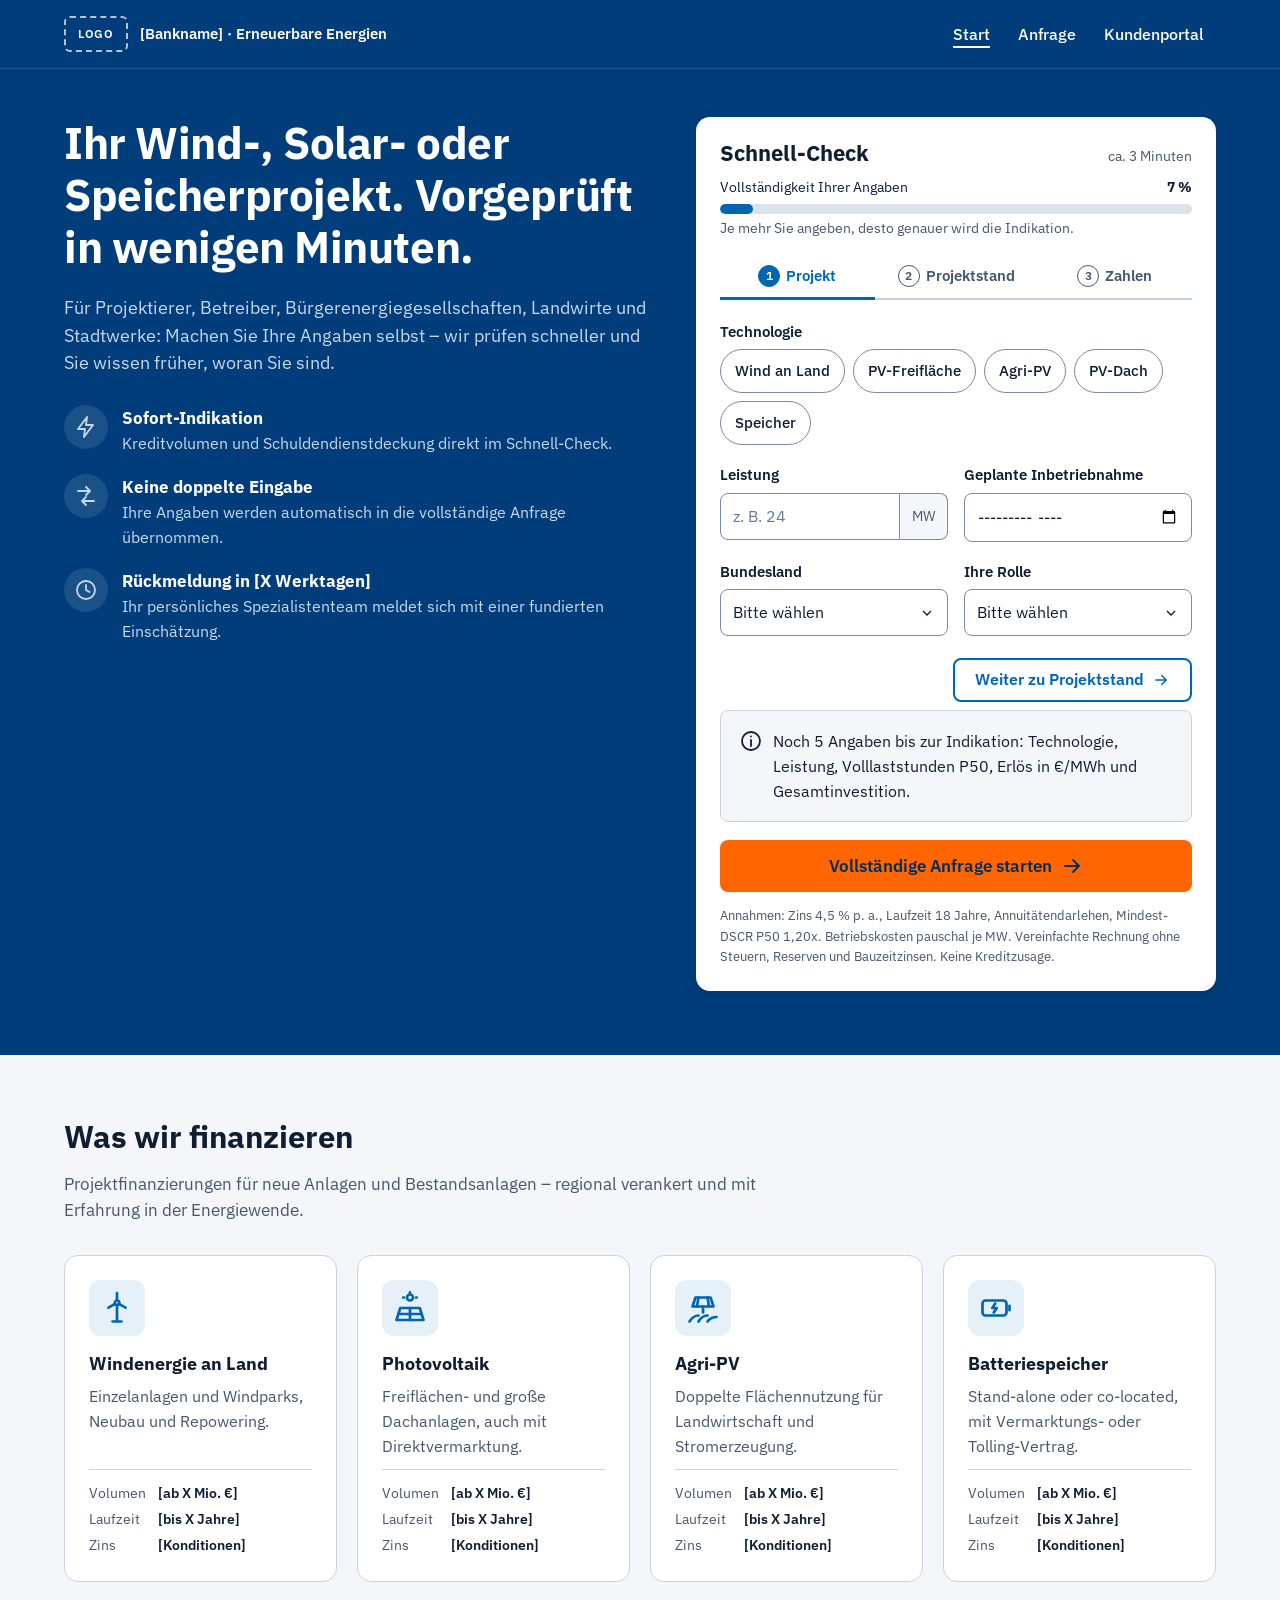
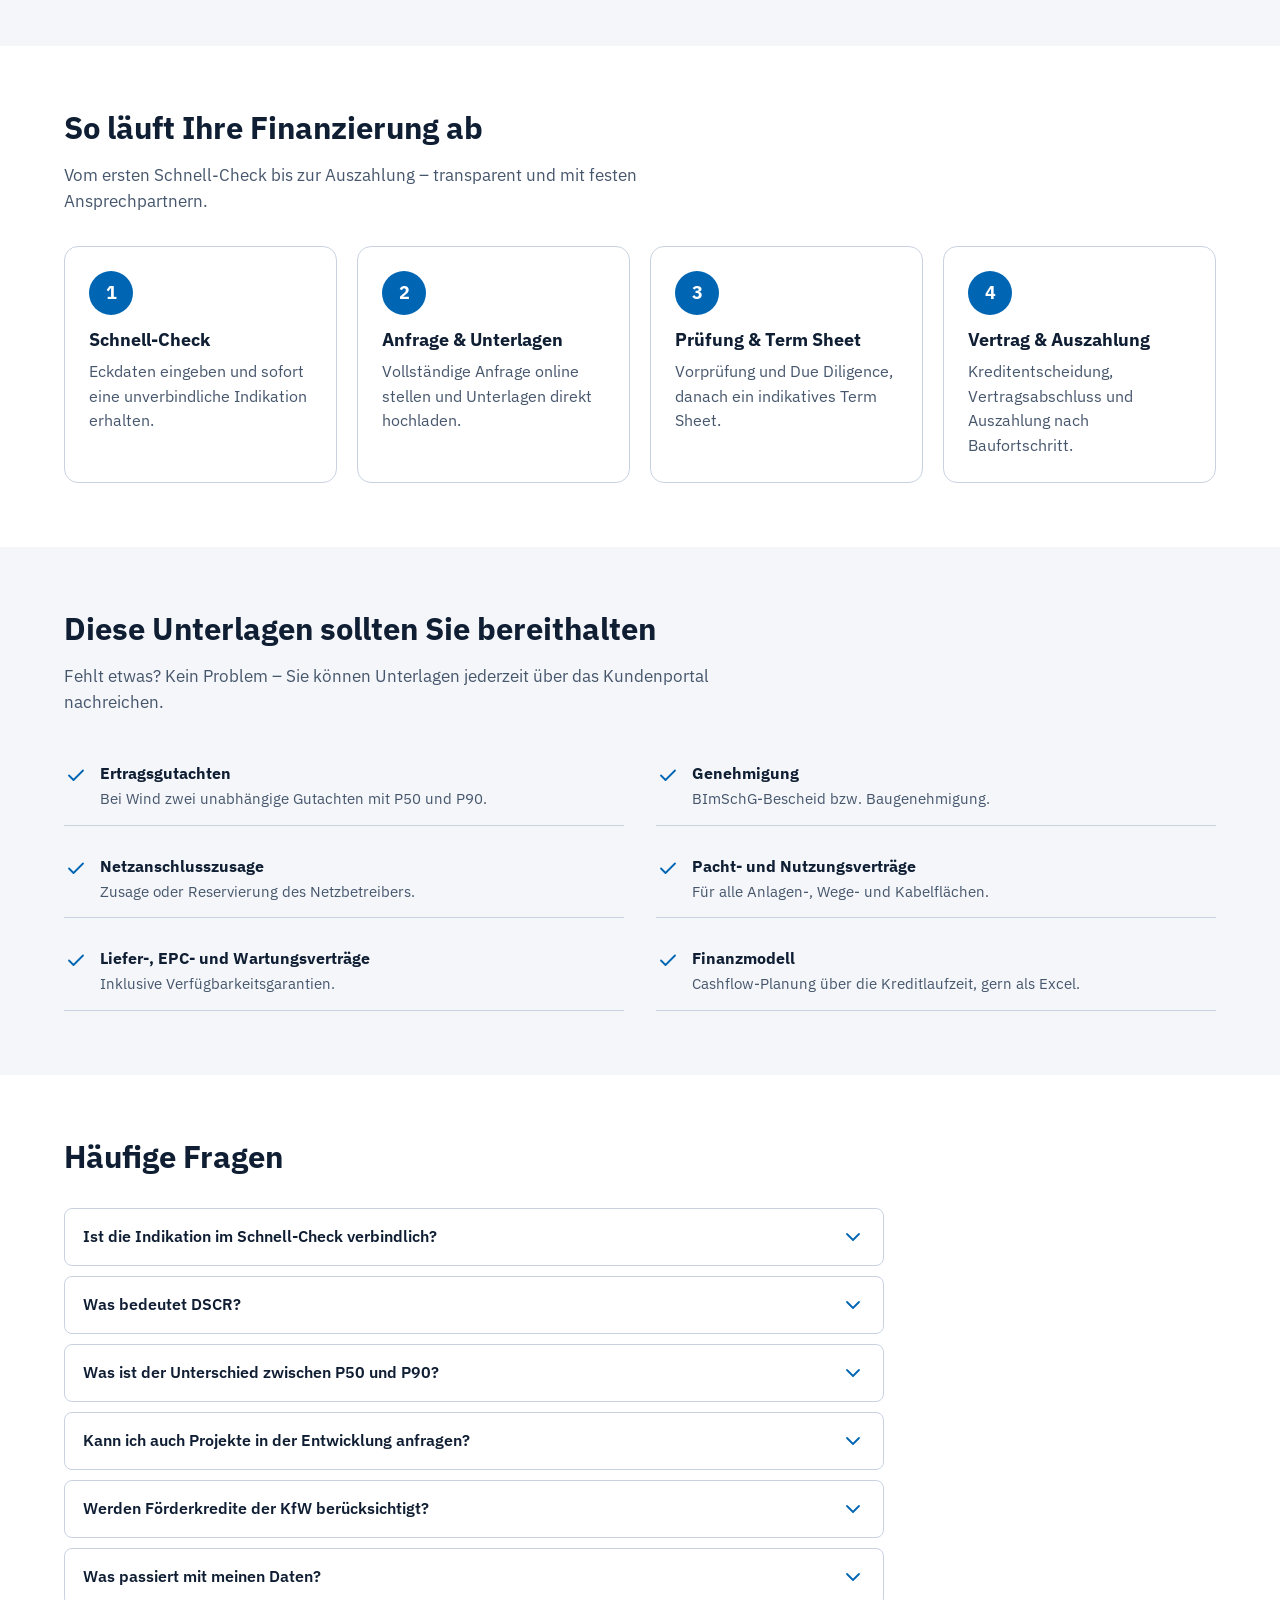
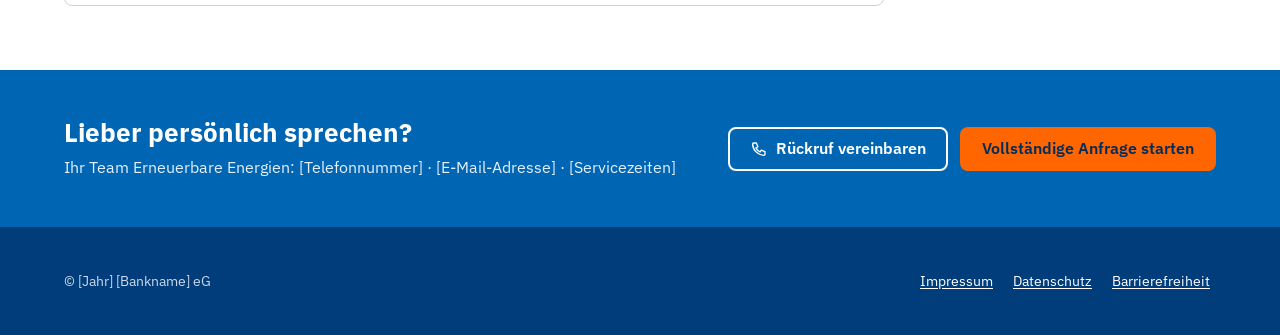
<file: index.html>
<!doctype html>
<html lang="de">
<head>
  <meta charset="utf-8">
  <meta name="viewport" content="width=device-width, initial-scale=1">
  <title>Projektfinanzierung Erneuerbare Energien – [Bankname]</title>
  <meta name="description" content="Wind-, Solar- und Speicherprojekte finanzieren: Schnell-Check mit Sofort-Indikation und vollständige Online-Anfrage.">
  <link rel="preconnect" href="https://fonts.googleapis.com">
  <link rel="preconnect" href="https://fonts.gstatic.com" crossorigin>
  <link rel="stylesheet" href="https://fonts.googleapis.com/css2?family=IBM+Plex+Sans:wght@400;500;600;700&display=swap">
  <link rel="stylesheet" href="assets/styles.css">
</head>
<body>
  <!-- Icon-Sprite (Inline-SVG) -->
  <svg xmlns="http://www.w3.org/2000/svg" style="display:none" aria-hidden="true">
    <symbol id="i-check" viewBox="0 0 24 24"><path d="M5 12.5l4.5 4.5L19 7.5"/></symbol>
    <symbol id="i-blitz" viewBox="0 0 24 24"><path d="M13 2L4 14h7l-1 8 9-12h-7l1-8z"/></symbol>
    <symbol id="i-uebernahme" viewBox="0 0 24 24"><path d="M4 7h12M12 3l4 4-4 4"/><path d="M20 17H8M12 13l-4 4 4 4"/></symbol>
    <symbol id="i-uhr" viewBox="0 0 24 24"><circle cx="12" cy="12" r="9"/><path d="M12 7v5l3.5 2"/></symbol>
    <symbol id="i-pfeil" viewBox="0 0 24 24"><path d="M5 12h14M13 6l6 6-6 6"/></symbol>
    <symbol id="i-chevron" viewBox="0 0 24 24"><path d="M6 9l6 6 6-6"/></symbol>
    <symbol id="i-info" viewBox="0 0 24 24"><circle cx="12" cy="12" r="9"/><path d="M12 11v6M12 7.5v.01"/></symbol>
    <symbol id="i-warn" viewBox="0 0 24 24"><path d="M12 3.5L21.5 20h-19z"/><path d="M12 10v4.5M12 17.5v.01"/></symbol>
    <symbol id="i-dokument" viewBox="0 0 24 24"><path d="M14 3H6.5A1.5 1.5 0 005 4.5v15A1.5 1.5 0 006.5 21h11a1.5 1.5 0 001.5-1.5V8z"/><path d="M14 3v5h5M8.5 13h7M8.5 17h5"/></symbol>
    <symbol id="i-wind" viewBox="0 0 24 24"><path d="M12 10v11M9 21h6"/><circle cx="12" cy="8.5" r="1.5"/><path d="M12 7V2M13.3 9.2l4.4 2.6M10.7 9.2l-4.4 2.6"/></symbol>
    <symbol id="i-sonne" viewBox="0 0 24 24"><path d="M3 20l2.5-8h13L21 20z"/><path d="M12 12v8M4.3 16h15.4"/><circle cx="12" cy="5" r="2"/><path d="M12 1.5v.5M16 5h.5M7.5 5H8"/></symbol>
    <symbol id="i-feld" viewBox="0 0 24 24"><path d="M5 11l2-6h10l2 6z"/><path d="M12 11v4M9 5l-1 6M15 5l1 6"/><path d="M3 21c2-3 4-4 6-4M9 21c1.5-2.5 3.5-4 6-4M15 21c1.5-2 3-3 6-3"/></symbol>
    <symbol id="i-batterie" viewBox="0 0 24 24"><rect x="3" y="7" width="16" height="10" rx="2"/><path d="M21 10.5v3M11.5 9l-2 3h3l-2 3"/></symbol>
    <symbol id="i-telefon" viewBox="0 0 24 24"><path d="M5 4h3.5l2 5-2.5 1.5a11 11 0 005.5 5.5L15 13.5l5 2V19a1.5 1.5 0 01-1.5 1.5A16 16 0 013.5 5.5 1.5 1.5 0 015 4z"/></symbol>
    <symbol id="i-mail" viewBox="0 0 24 24"><rect x="3" y="5" width="18" height="14" rx="2"/><path d="M3.5 7l8.5 6 8.5-6"/></symbol>
  </svg>

  <a class="skip-link" href="#inhalt">Zum Inhalt springen</a>

  <header class="kopf">
    <div class="container kopf__inner">
      <a class="logo" href="index.html">
        <span class="logo__platzhalter" aria-hidden="true">LOGO</span>
        <span class="logo__name">[Bankname] · Erneuerbare Energien</span>
      </a>
      <nav class="kopf__nav" aria-label="Hauptnavigation">
        <a href="index.html" aria-current="page">Start</a>
        <a href="anfrage.html" data-uebernahme>Anfrage</a>
        <a href="portal.html">Kundenportal</a>
      </nav>
    </div>
  </header>

  <main id="inhalt">
    <!-- ===================== Hero ===================== -->
    <section class="hero" aria-labelledby="hero-titel">
      <div class="container hero__grid">
        <div>
          <h1 id="hero-titel">Ihr Wind-, Solar- oder Speicherprojekt. Vorgeprüft in wenigen Minuten.</h1>
          <p class="hero__lead">Für Projektierer, Betreiber, Bürgerenergiegesellschaften, Landwirte und Stadtwerke: Machen Sie Ihre Angaben selbst – wir prüfen schneller und Sie wissen früher, woran Sie sind.</p>
          <ul class="nutzen">
            <li>
              <span class="nutzen__icon"><svg class="icon" aria-hidden="true"><use href="#i-blitz"/></svg></span>
              <div><strong>Sofort-Indikation</strong><span>Kreditvolumen und Schuldendienstdeckung direkt im Schnell-Check.</span></div>
            </li>
            <li>
              <span class="nutzen__icon"><svg class="icon" aria-hidden="true"><use href="#i-uebernahme"/></svg></span>
              <div><strong>Keine doppelte Eingabe</strong><span>Ihre Angaben werden automatisch in die vollständige Anfrage übernommen.</span></div>
            </li>
            <li>
              <span class="nutzen__icon"><svg class="icon" aria-hidden="true"><use href="#i-uhr"/></svg></span>
              <div><strong>Rückmeldung in [X Werktagen]</strong><span>Ihr persönliches Spezialistenteam meldet sich mit einer fundierten Einschätzung.</span></div>
            </li>
          </ul>
        </div>

        <!-- ===================== Schnell-Check ===================== -->
        <div class="karte check" id="schnell-check">
          <div class="check__kopf">
            <h2 id="check-titel">Schnell-Check</h2>
            <p>ca. 3 Minuten</p>
          </div>

          <div class="fortschritt">
            <div class="fortschritt__kopf">
              <span id="sc-vollst-label">Vollständigkeit Ihrer Angaben</span>
              <strong id="sc-vollst-wert">0 %</strong>
            </div>
            <div class="fortschritt__balken" role="progressbar" aria-labelledby="sc-vollst-label" aria-valuemin="0" aria-valuemax="100" aria-valuenow="0" aria-valuetext="0 Prozent" id="sc-vollst-balken">
              <div class="fortschritt__wert" id="sc-vollst-fuellung"></div>
            </div>
            <span class="hinweis" id="sc-vollst-text">Je mehr Sie angeben, desto genauer wird die Indikation.</span>
          </div>

          <form id="schnellcheck" novalidate aria-labelledby="check-titel">
            <div class="tabs" role="tablist" aria-label="Schnell-Check Abschnitte">
              <button type="button" class="tab" role="tab" id="tab-projekt" aria-controls="panel-projekt" aria-selected="true"><span class="tab__nr" aria-hidden="true">1</span>Projekt</button>
              <button type="button" class="tab" role="tab" id="tab-stand" aria-controls="panel-stand" aria-selected="false" tabindex="-1"><span class="tab__nr" aria-hidden="true">2</span>Projektstand</button>
              <button type="button" class="tab" role="tab" id="tab-zahlen" aria-controls="panel-zahlen" aria-selected="false" tabindex="-1"><span class="tab__nr" aria-hidden="true">3</span>Zahlen</button>
            </div>

            <!-- Reiter 1: Projekt -->
            <div class="tab-panel" role="tabpanel" id="panel-projekt" aria-labelledby="tab-projekt" tabindex="0">
              <fieldset class="feld">
                <legend>Technologie</legend>
                <div class="chips">
                  <label class="chip"><input type="radio" name="technologie" value="wind"><span>Wind an Land</span></label>
                  <label class="chip"><input type="radio" name="technologie" value="pv_frei"><span>PV-Freifläche</span></label>
                  <label class="chip"><input type="radio" name="technologie" value="agri_pv"><span>Agri-PV</span></label>
                  <label class="chip"><input type="radio" name="technologie" value="pv_dach"><span>PV-Dach</span></label>
                  <label class="chip"><input type="radio" name="technologie" value="speicher"><span>Speicher</span></label>
                </div>
              </fieldset>
              <div class="feld-reihe">
                <div class="feld">
                  <label for="sc-leistung">Leistung</label>
                  <div class="eingabe-gruppe">
                    <input class="eingabe" type="text" inputmode="decimal" id="sc-leistung" name="leistung_mw" autocomplete="off" placeholder="z. B. 24" aria-describedby="sc-leistung-einheit">
                    <span class="eingabe-gruppe__einheit" id="sc-leistung-einheit">MW</span>
                  </div>
                </div>
                <div class="feld">
                  <label for="sc-inbetriebnahme">Geplante Inbetriebnahme</label>
                  <input class="eingabe" type="month" id="sc-inbetriebnahme" name="inbetriebnahme" min="2024-01" max="2035-12">
                </div>
              </div>
              <div class="feld-reihe">
                <div class="feld">
                  <label for="sc-bundesland">Bundesland</label>
                  <select class="eingabe" id="sc-bundesland" name="bundesland" data-bundeslaender>
                    <option value="">Bitte wählen</option>
                  </select>
                </div>
                <div class="feld">
                  <label for="sc-rolle">Ihre Rolle</label>
                  <select class="eingabe" id="sc-rolle" name="rolle">
                    <option value="">Bitte wählen</option>
                    <option value="projektierer">Projektierer</option>
                    <option value="betreiber">Betreiber</option>
                    <option value="buergerenergie">Bürgerenergiegesellschaft</option>
                    <option value="landwirt">Landwirt / Flächeneigentümer</option>
                    <option value="stadtwerk">Stadtwerk</option>
                    <option value="sonstige">Sonstige</option>
                  </select>
                </div>
              </div>
              <div class="tab-panel__aktionen">
                <button type="button" class="btn btn-sekundaer" data-weiter="tab-stand">Weiter zu Projektstand <svg class="icon icon--klein" aria-hidden="true"><use href="#i-pfeil"/></svg></button>
              </div>
            </div>

            <!-- Reiter 2: Projektstand -->
            <div class="tab-panel" role="tabpanel" id="panel-stand" aria-labelledby="tab-stand" tabindex="0" hidden>
              <fieldset class="feld">
                <legend data-genehmigung-label>Baurecht / Genehmigung</legend>
                <div class="chips">
                  <label class="chip"><input type="radio" name="genehmigung" value="vorbereitung"><span>In Vorbereitung</span></label>
                  <label class="chip"><input type="radio" name="genehmigung" value="beantragt"><span>Beantragt</span></label>
                  <label class="chip"><input type="radio" name="genehmigung" value="erteilt"><span>Erteilt</span></label>
                  <label class="chip"><input type="radio" name="genehmigung" value="bestandskraeftig"><span>Bestandskräftig</span></label>
                </div>
              </fieldset>
              <fieldset class="feld">
                <legend>Netzanschluss</legend>
                <div class="chips">
                  <label class="chip"><input type="radio" name="netzanschluss" value="offen"><span>Offen</span></label>
                  <label class="chip"><input type="radio" name="netzanschluss" value="angefragt"><span>Angefragt</span></label>
                  <label class="chip"><input type="radio" name="netzanschluss" value="zusage"><span>Zusage liegt vor</span></label>
                </div>
              </fieldset>
              <fieldset class="feld">
                <legend>Flächen gesichert</legend>
                <div class="chips">
                  <label class="chip"><input type="radio" name="flaechen" value="nein"><span>Nein</span></label>
                  <label class="chip"><input type="radio" name="flaechen" value="teilweise"><span>Teilweise</span></label>
                  <label class="chip"><input type="radio" name="flaechen" value="vollstaendig"><span>Vollständig</span></label>
                </div>
              </fieldset>
              <fieldset class="feld" id="sc-erloesmodell-feld">
                <legend>Erlösmodell</legend>
                <div class="chips">
                  <label class="chip"><input type="radio" name="erloesmodell" value="eeg"><span>EEG-Zuschlag</span></label>
                  <label class="chip"><input type="radio" name="erloesmodell" value="ppa"><span>PPA</span></label>
                  <label class="chip"><input type="radio" name="erloesmodell" value="eeg_ppa"><span>EEG + PPA</span></label>
                  <label class="chip"><input type="radio" name="erloesmodell" value="merchant"><span>Merchant</span></label>
                </div>
              </fieldset>
              <div class="tab-panel__aktionen">
                <button type="button" class="btn btn-sekundaer" data-weiter="tab-zahlen">Weiter zu Zahlen <svg class="icon icon--klein" aria-hidden="true"><use href="#i-pfeil"/></svg></button>
              </div>
            </div>

            <!-- Reiter 3: Zahlen -->
            <div class="tab-panel" role="tabpanel" id="panel-zahlen" aria-labelledby="tab-zahlen" tabindex="0" hidden>
              <div class="feld-reihe">
                <div class="feld" id="sc-p50-feld">
                  <label for="sc-p50">Volllaststunden P50</label>
                  <div class="eingabe-gruppe">
                    <input class="eingabe" type="text" inputmode="decimal" id="sc-p50" name="p50_h" autocomplete="off" placeholder="z. B. 2.400">
                    <span class="eingabe-gruppe__einheit">h/a</span>
                  </div>
                </div>
                <div class="feld" id="sc-preis-feld">
                  <label for="sc-preis">Erlös</label>
                  <div class="eingabe-gruppe">
                    <input class="eingabe" type="text" inputmode="decimal" id="sc-preis" name="preis_eur_mwh" autocomplete="off" placeholder="z. B. 73">
                    <span class="eingabe-gruppe__einheit">€/MWh</span>
                  </div>
                </div>
                <div class="feld" id="sc-speicher-feld" hidden>
                  <label for="sc-speicher">Erlöserwartung</label>
                  <div class="eingabe-gruppe">
                    <input class="eingabe" type="text" inputmode="decimal" id="sc-speicher" name="speicher_erloes" autocomplete="off" placeholder="z. B. 110">
                    <span class="eingabe-gruppe__einheit">T€/MW/a</span>
                  </div>
                </div>
              </div>
              <div class="feld" id="sc-guete-feld" hidden>
                <label for="sc-guete">Gütefaktor <span class="hinweis" style="display:inline">(optional)</span></label>
                <div class="eingabe-gruppe" style="max-width:200px">
                  <input class="eingabe" type="text" inputmode="decimal" id="sc-guete" name="guetefaktor" autocomplete="off" placeholder="z. B. 80" aria-describedby="sc-guete-hinweis">
                  <span class="eingabe-gruppe__einheit">%</span>
                </div>
                <span class="hinweis" id="sc-guete-hinweis">Standortgüte laut Ertragsgutachten (EEG-Referenzertragsmodell).</span>
              </div>
              <div class="feld-reihe">
                <div class="feld">
                  <label for="sc-capex">Gesamtinvestition</label>
                  <div class="eingabe-gruppe">
                    <input class="eingabe" type="text" inputmode="decimal" id="sc-capex" name="capex_teur" autocomplete="off" placeholder="z. B. 34.800">
                    <span class="eingabe-gruppe__einheit">T€</span>
                  </div>
                </div>
                <div class="feld">
                  <label for="sc-opex">Betriebskosten <span class="hinweis" style="display:inline">(optional)</span></label>
                  <div class="eingabe-gruppe">
                    <input class="eingabe" type="text" inputmode="decimal" id="sc-opex" name="opex_teur" autocomplete="off" placeholder="Pauschale" aria-describedby="sc-opex-hinweis">
                    <span class="eingabe-gruppe__einheit">T€/a</span>
                  </div>
                  <span class="hinweis" id="sc-opex-hinweis">Leer lassen: Wir setzen eine Pauschale je MW an.</span>
                </div>
              </div>
              <div class="feld">
                <label for="sc-fk">Fremdkapitalquote</label>
                <div class="eingabe-gruppe" style="max-width:200px">
                  <input class="eingabe" type="text" inputmode="decimal" id="sc-fk" name="fk_quote" autocomplete="off" value="80">
                  <span class="eingabe-gruppe__einheit">%</span>
                </div>
              </div>
            </div>
          </form>

          <section class="ergebnis" aria-labelledby="sc-ergebnis-titel">
            <h3 class="sr-only" id="sc-ergebnis-titel">Ihre Indikation</h3>
            <div id="sc-ergebnis" aria-live="polite" aria-atomic="true"></div>
          </section>

          <div class="check__aktionen">
            <a class="btn btn-cta btn-gross btn-block" href="anfrage.html" id="sc-cta" data-uebernahme>
              Vollständige Anfrage starten
              <svg class="icon" aria-hidden="true"><use href="#i-pfeil"/></svg>
            </a>
          </div>
          <p class="kleingedruckt" id="sc-annahmen"></p>
        </div>
      </div>
    </section>

    <!-- ===================== Was wir finanzieren ===================== -->
    <section class="abschnitt" aria-labelledby="finanzieren-titel">
      <div class="container">
        <div class="abschnitt__kopf">
          <h2 id="finanzieren-titel">Was wir finanzieren</h2>
          <p>Projektfinanzierungen für neue Anlagen und Bestandsanlagen – regional verankert und mit Erfahrung in der Energiewende.</p>
        </div>
        <div class="kacheln">
          <article class="karte kachel">
            <span class="kachel__icon"><svg class="icon icon--gross" aria-hidden="true"><use href="#i-wind"/></svg></span>
            <h3>Windenergie an Land</h3>
            <p>Einzelanlagen und Windparks, Neubau und Repowering.</p>
            <div class="kachel__konditionen">
              <dl><dt>Volumen</dt><dd>[ab X Mio. €]</dd><dt>Laufzeit</dt><dd>[bis X Jahre]</dd><dt>Zins</dt><dd>[Konditionen]</dd></dl>
            </div>
          </article>
          <article class="karte kachel">
            <span class="kachel__icon"><svg class="icon icon--gross" aria-hidden="true"><use href="#i-sonne"/></svg></span>
            <h3>Photovoltaik</h3>
            <p>Freiflächen- und große Dachanlagen, auch mit Direktvermarktung.</p>
            <div class="kachel__konditionen">
              <dl><dt>Volumen</dt><dd>[ab X Mio. €]</dd><dt>Laufzeit</dt><dd>[bis X Jahre]</dd><dt>Zins</dt><dd>[Konditionen]</dd></dl>
            </div>
          </article>
          <article class="karte kachel">
            <span class="kachel__icon"><svg class="icon icon--gross" aria-hidden="true"><use href="#i-feld"/></svg></span>
            <h3>Agri-PV</h3>
            <p>Doppelte Flächennutzung für Landwirtschaft und Stromerzeugung.</p>
            <div class="kachel__konditionen">
              <dl><dt>Volumen</dt><dd>[ab X Mio. €]</dd><dt>Laufzeit</dt><dd>[bis X Jahre]</dd><dt>Zins</dt><dd>[Konditionen]</dd></dl>
            </div>
          </article>
          <article class="karte kachel">
            <span class="kachel__icon"><svg class="icon icon--gross" aria-hidden="true"><use href="#i-batterie"/></svg></span>
            <h3>Batteriespeicher</h3>
            <p>Stand-alone oder co-located, mit Vermarktungs- oder Tolling-Vertrag.</p>
            <div class="kachel__konditionen">
              <dl><dt>Volumen</dt><dd>[ab X Mio. €]</dd><dt>Laufzeit</dt><dd>[bis X Jahre]</dd><dt>Zins</dt><dd>[Konditionen]</dd></dl>
            </div>
          </article>
        </div>
      </div>
    </section>

    <!-- ===================== Ablauf ===================== -->
    <section class="abschnitt abschnitt--weiss" aria-labelledby="ablauf-titel">
      <div class="container">
        <div class="abschnitt__kopf">
          <h2 id="ablauf-titel">So läuft Ihre Finanzierung ab</h2>
          <p>Vom ersten Schnell-Check bis zur Auszahlung – transparent und mit festen Ansprechpartnern.</p>
        </div>
        <ol class="ablauf">
          <li><span class="ablauf__nr" aria-hidden="true">1</span><h3>Schnell-Check</h3><p>Eckdaten eingeben und sofort eine unverbindliche Indikation erhalten.</p></li>
          <li><span class="ablauf__nr" aria-hidden="true">2</span><h3>Anfrage &amp; Unterlagen</h3><p>Vollständige Anfrage online stellen und Unterlagen direkt hochladen.</p></li>
          <li><span class="ablauf__nr" aria-hidden="true">3</span><h3>Prüfung &amp; Term Sheet</h3><p>Vorprüfung und Due Diligence, danach ein indikatives Term Sheet.</p></li>
          <li><span class="ablauf__nr" aria-hidden="true">4</span><h3>Vertrag &amp; Auszahlung</h3><p>Kreditentscheidung, Vertragsabschluss und Auszahlung nach Baufortschritt.</p></li>
        </ol>
      </div>
    </section>

    <!-- ===================== Unterlagen ===================== -->
    <section class="abschnitt" aria-labelledby="unterlagen-titel">
      <div class="container">
        <div class="abschnitt__kopf">
          <h2 id="unterlagen-titel">Diese Unterlagen sollten Sie bereithalten</h2>
          <p>Fehlt etwas? Kein Problem – Sie können Unterlagen jederzeit über das Kundenportal nachreichen.</p>
        </div>
        <ul class="checkliste">
          <li><svg class="icon" aria-hidden="true"><use href="#i-check"/></svg><div><strong>Ertragsgutachten</strong><span>Bei Wind zwei unabhängige Gutachten mit P50 und P90.</span></div></li>
          <li><svg class="icon" aria-hidden="true"><use href="#i-check"/></svg><div><strong>Genehmigung</strong><span>BImSchG-Bescheid bzw. Baugenehmigung.</span></div></li>
          <li><svg class="icon" aria-hidden="true"><use href="#i-check"/></svg><div><strong>Netzanschlusszusage</strong><span>Zusage oder Reservierung des Netzbetreibers.</span></div></li>
          <li><svg class="icon" aria-hidden="true"><use href="#i-check"/></svg><div><strong>Pacht- und Nutzungsverträge</strong><span>Für alle Anlagen-, Wege- und Kabelflächen.</span></div></li>
          <li><svg class="icon" aria-hidden="true"><use href="#i-check"/></svg><div><strong>Liefer-, EPC- und Wartungsverträge</strong><span>Inklusive Verfügbarkeitsgarantien.</span></div></li>
          <li><svg class="icon" aria-hidden="true"><use href="#i-check"/></svg><div><strong>Finanzmodell</strong><span>Cashflow-Planung über die Kreditlaufzeit, gern als Excel.</span></div></li>
        </ul>
      </div>
    </section>

    <!-- ===================== FAQ ===================== -->
    <section class="abschnitt abschnitt--weiss" aria-labelledby="faq-titel">
      <div class="container">
        <div class="abschnitt__kopf">
          <h2 id="faq-titel">Häufige Fragen</h2>
        </div>
        <div class="faq">
          <details>
            <summary>Ist die Indikation im Schnell-Check verbindlich?<svg class="icon" aria-hidden="true"><use href="#i-chevron"/></svg></summary>
            <div><p>Nein. Die Indikation ist eine vereinfachte Rechnung ohne Steuern, Reserven, Bauzeitzinsen und Degradation. Sie ist keine Kreditzusage. Die verbindliche Prüfung erfolgt nach Eingang Ihrer vollständigen Anfrage.</p></div>
          </details>
          <details>
            <summary>Was bedeutet DSCR?<svg class="icon" aria-hidden="true"><use href="#i-chevron"/></svg></summary>
            <div><p>Der Schuldendienstdeckungsgrad (Debt Service Coverage Ratio) setzt den freien Cashflow eines Jahres ins Verhältnis zu Zins und Tilgung. Ein DSCR von 1,20x bedeutet: Der Cashflow ist 20 % höher als der Kapitaldienst.</p></div>
          </details>
          <details>
            <summary>Was ist der Unterschied zwischen P50 und P90?<svg class="icon" aria-hidden="true"><use href="#i-chevron"/></svg></summary>
            <div><p>P50 ist der Ertrag, der mit 50 % Wahrscheinlichkeit erreicht oder übertroffen wird. P90 wird mit 90 % Wahrscheinlichkeit erreicht – ein vorsichtiges Szenario, das wir für die Kreditbemessung zusätzlich betrachten.</p></div>
          </details>
          <details>
            <summary>Kann ich auch Projekte in der Entwicklung anfragen?<svg class="icon" aria-hidden="true"><use href="#i-chevron"/></svg></summary>
            <div><p>Ja. Wir begleiten Projekte gern frühzeitig. Eine Kreditentscheidung setzt jedoch in der Regel eine erteilte Genehmigung, die Netzanschlusszusage und gesicherte Flächen voraus.</p></div>
          </details>
          <details>
            <summary>Werden Förderkredite der KfW berücksichtigt?<svg class="icon" aria-hidden="true"><use href="#i-chevron"/></svg></summary>
            <div><p>Ja. Als Hausbank beantragen wir passende Förderkredite für Sie. Geben Sie in der Anfrage einfach an, dass Sie einen Förderkredit wünschen.</p></div>
          </details>
          <details>
            <summary>Was passiert mit meinen Daten?<svg class="icon" aria-hidden="true"><use href="#i-chevron"/></svg></summary>
            <div><p>[Platzhalter Datenschutzhinweis: Zweck der Verarbeitung, Rechtsgrundlage, Speicherdauer, Ihre Rechte. Text durch die Datenschutzabteilung der Bank ergänzen.]</p></div>
          </details>
        </div>
      </div>
    </section>

    <!-- ===================== Kontaktband ===================== -->
    <section class="kontaktband" aria-labelledby="kontakt-titel">
      <div class="container kontaktband__inner">
        <div>
          <h2 id="kontakt-titel">Lieber persönlich sprechen?</h2>
          <p>Ihr Team Erneuerbare Energien: [Telefonnummer] · [E-Mail-Adresse] · [Servicezeiten]</p>
        </div>
        <div class="kontaktband__aktionen">
          <a class="btn btn-sekundaer" href="tel:+490000000000"><svg class="icon icon--klein" aria-hidden="true"><use href="#i-telefon"/></svg>Rückruf vereinbaren</a>
          <a class="btn btn-cta" href="anfrage.html" data-uebernahme>Vollständige Anfrage starten</a>
        </div>
      </div>
    </section>
  </main>

  <footer class="fuss">
    <div class="container fuss__inner">
      <p>© [Jahr] [Bankname] eG</p>
      <nav aria-label="Rechtliches">
        <a href="#">Impressum</a>
        <a href="#">Datenschutz</a>
        <a href="#">Barrierefreiheit</a>
      </nav>
    </div>
  </footer>

  <script src="assets/calc.js"></script>
  <script src="assets/schnellcheck.js"></script>
</body>
</html>
</file>
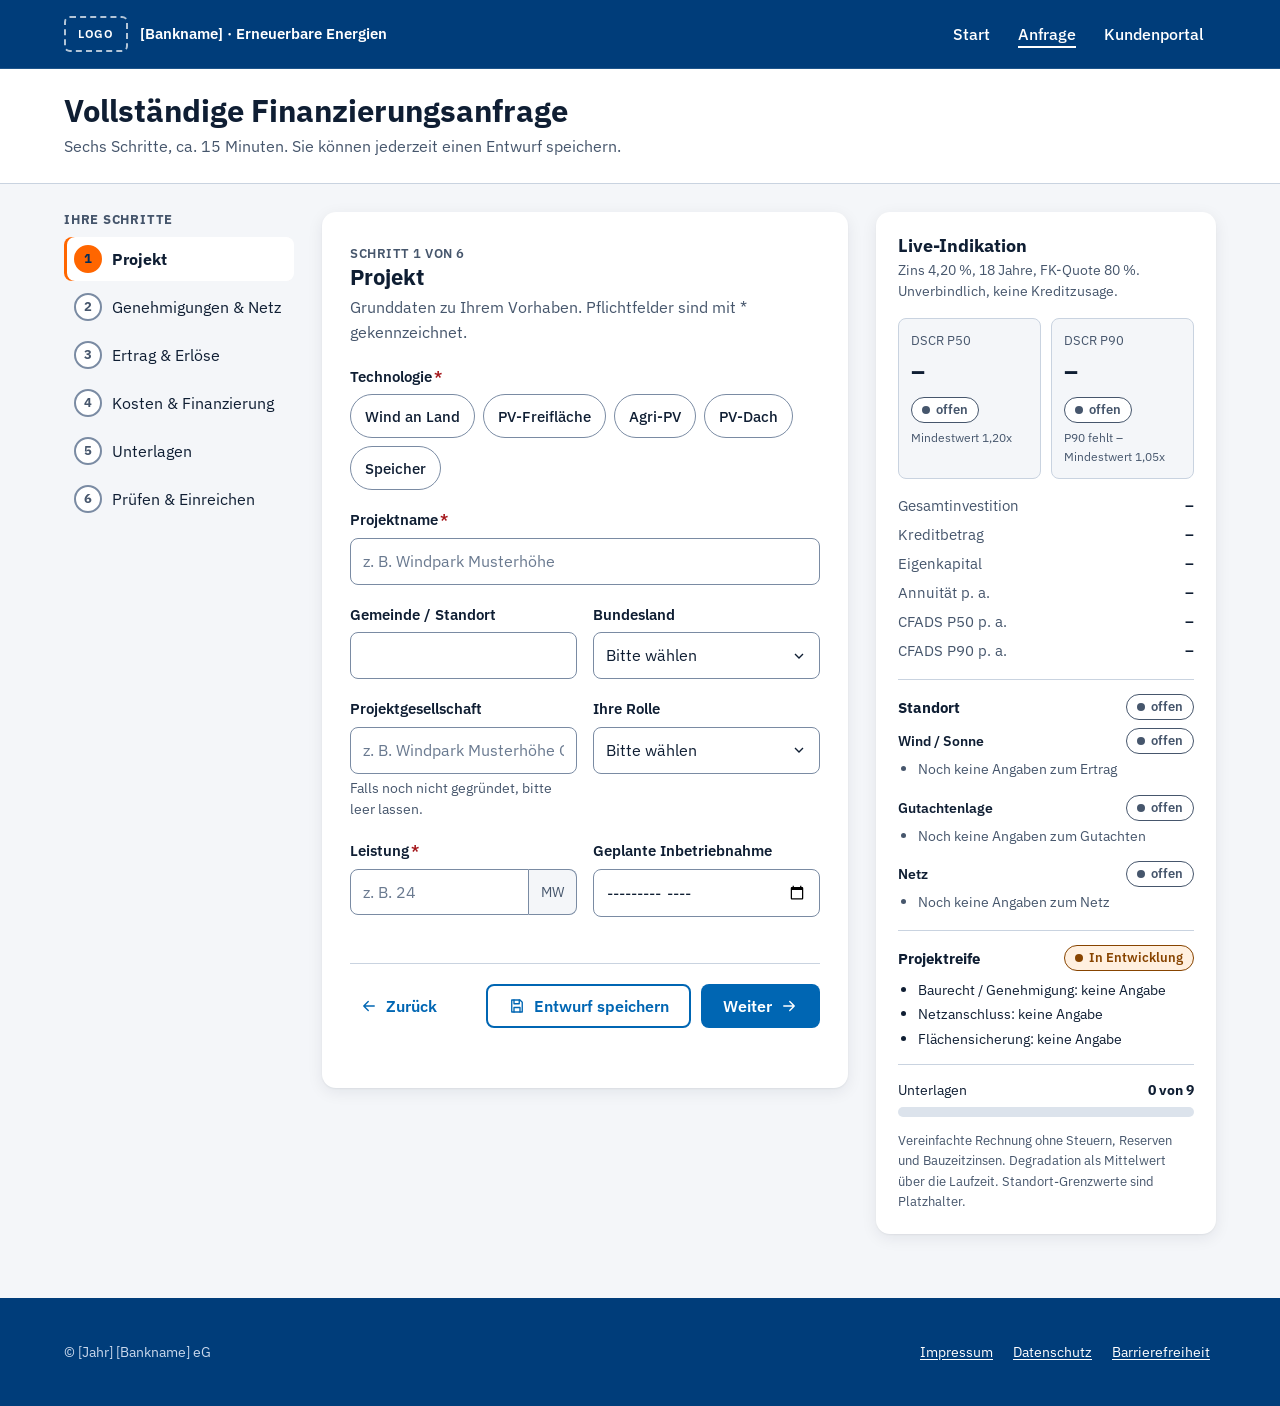
<file: anfrage.html>
<!doctype html>
<html lang="de">
<head>
  <meta charset="utf-8">
  <meta name="viewport" content="width=device-width, initial-scale=1">
  <title>Vollständige Anfrage – Projektfinanzierung Erneuerbare Energien – [Bankname]</title>
  <link rel="preconnect" href="https://fonts.googleapis.com">
  <link rel="preconnect" href="https://fonts.gstatic.com" crossorigin>
  <link rel="stylesheet" href="https://fonts.googleapis.com/css2?family=IBM+Plex+Sans:wght@400;500;600;700&display=swap">
  <link rel="stylesheet" href="assets/styles.css">
</head>
<body>
  <svg xmlns="http://www.w3.org/2000/svg" style="display:none" aria-hidden="true">
    <symbol id="i-check" viewBox="0 0 24 24"><path d="M5 12.5l4.5 4.5L19 7.5"/></symbol>
    <symbol id="i-pfeil" viewBox="0 0 24 24"><path d="M5 12h14M13 6l6 6-6 6"/></symbol>
    <symbol id="i-pfeil-links" viewBox="0 0 24 24"><path d="M19 12H5M11 6l-6 6 6 6"/></symbol>
    <symbol id="i-info" viewBox="0 0 24 24"><circle cx="12" cy="12" r="9"/><path d="M12 11v6M12 7.5v.01"/></symbol>
    <symbol id="i-warn" viewBox="0 0 24 24"><path d="M12 3.5L21.5 20h-19z"/><path d="M12 10v4.5M12 17.5v.01"/></symbol>
    <symbol id="i-upload" viewBox="0 0 24 24"><path d="M12 15V4M7.5 8.5L12 4l4.5 4.5M4 15v4.5h16V15"/></symbol>
    <symbol id="i-dokument" viewBox="0 0 24 24"><path d="M14 3H6.5A1.5 1.5 0 005 4.5v15A1.5 1.5 0 006.5 21h11a1.5 1.5 0 001.5-1.5V8z"/><path d="M14 3v5h5M8.5 13h7M8.5 17h5"/></symbol>
    <symbol id="i-speichern" viewBox="0 0 24 24"><path d="M5 4h11l3 3v13H5z"/><path d="M8 4v5h7V4M8 20v-6h8v6"/></symbol>
    <symbol id="i-x" viewBox="0 0 24 24"><path d="M6.5 6.5l11 11M17.5 6.5l-11 11"/></symbol>
  </svg>

  <a class="skip-link" href="#formular">Zum Formular springen</a>

  <header class="kopf">
    <div class="container kopf__inner">
      <a class="logo" href="index.html">
        <span class="logo__platzhalter" aria-hidden="true">LOGO</span>
        <span class="logo__name">[Bankname] · Erneuerbare Energien</span>
      </a>
      <nav class="kopf__nav" aria-label="Hauptnavigation">
        <a href="index.html">Start</a>
        <a href="anfrage.html" aria-current="page">Anfrage</a>
        <a href="portal.html">Kundenportal</a>
      </nav>
    </div>
  </header>

  <div class="seitenkopf">
    <div class="container">
      <h1>Vollständige Finanzierungsanfrage</h1>
      <p>Sechs Schritte, ca. 15 Minuten. Sie können jederzeit einen Entwurf speichern.</p>
    </div>
  </div>

  <main class="container antrag" id="inhalt">
    <!-- ===================== Schrittnavigation ===================== -->
    <nav class="schrittnav" aria-labelledby="schrittnav-titel" id="schrittnav">
      <h2 id="schrittnav-titel">Ihre Schritte</h2>
      <ol>
        <li><button type="button" data-ziel="1" aria-current="step"><span class="schrittnav__nr">1</span><span class="schrittnav__text">Projekt</span></button></li>
        <li><button type="button" data-ziel="2"><span class="schrittnav__nr">2</span><span class="schrittnav__text">Genehmigungen &amp; Netz</span></button></li>
        <li><button type="button" data-ziel="3"><span class="schrittnav__nr">3</span><span class="schrittnav__text">Ertrag &amp; Erlöse</span></button></li>
        <li><button type="button" data-ziel="4"><span class="schrittnav__nr">4</span><span class="schrittnav__text">Kosten &amp; Finanzierung</span></button></li>
        <li><button type="button" data-ziel="5"><span class="schrittnav__nr">5</span><span class="schrittnav__text">Unterlagen</span></button></li>
        <li><button type="button" data-ziel="6"><span class="schrittnav__nr">6</span><span class="schrittnav__text">Prüfen &amp; Einreichen</span></button></li>
      </ol>
    </nav>

    <!-- ===================== Formular ===================== -->
    <div class="karte formular" id="formular-bereich">
      <div class="box" id="vorbefuellt" role="status" hidden>
        <svg class="icon" aria-hidden="true"><use href="#i-info"/></svg>
        <p id="vorbefuellt-text"></p>
      </div>

      <form id="formular" novalidate>
        <!-- Schritt 1 -->
        <section class="schritt" data-schritt="1" aria-labelledby="s1-titel">
          <div class="schritt__kopf">
            <span class="schritt__zaehler">Schritt 1 von 6</span>
            <h2 id="s1-titel" tabindex="-1">Projekt</h2>
            <p>Grunddaten zu Ihrem Vorhaben. Pflichtfelder sind mit * gekennzeichnet.</p>
          </div>
          <fieldset class="feld" data-feld="technologie">
            <legend>Technologie<span class="pflicht" aria-hidden="true">*</span><span class="sr-only"> (Pflichtfeld)</span></legend>
            <div class="chips">
              <label class="chip"><input type="radio" name="technologie" value="wind" required><span>Wind an Land</span></label>
              <label class="chip"><input type="radio" name="technologie" value="pv_frei"><span>PV-Freifläche</span></label>
              <label class="chip"><input type="radio" name="technologie" value="agri_pv"><span>Agri-PV</span></label>
              <label class="chip"><input type="radio" name="technologie" value="pv_dach"><span>PV-Dach</span></label>
              <label class="chip"><input type="radio" name="technologie" value="speicher"><span>Speicher</span></label>
            </div>
          </fieldset>
          <div class="feld" data-feld="projektname">
            <label for="f-projektname">Projektname<span class="pflicht" aria-hidden="true">*</span></label>
            <input class="eingabe" type="text" id="f-projektname" name="projektname" required autocomplete="off" placeholder="z. B. Windpark Musterhöhe">
          </div>
          <div class="feld-reihe">
            <div class="feld" data-feld="gemeinde">
              <label for="f-gemeinde">Gemeinde / Standort</label>
              <input class="eingabe" type="text" id="f-gemeinde" name="gemeinde" autocomplete="off">
            </div>
            <div class="feld" data-feld="bundesland">
              <label for="f-bundesland">Bundesland</label>
              <select class="eingabe" id="f-bundesland" name="bundesland" data-bundeslaender>
                <option value="">Bitte wählen</option>
              </select>
            </div>
          </div>
          <div class="feld-reihe">
            <div class="feld" data-feld="projektgesellschaft">
              <label for="f-projektgesellschaft">Projektgesellschaft</label>
              <input class="eingabe" type="text" id="f-projektgesellschaft" name="projektgesellschaft" autocomplete="organization" placeholder="z. B. Windpark Musterhöhe GmbH &amp; Co. KG">
              <span class="hinweis">Falls noch nicht gegründet, bitte leer lassen.</span>
            </div>
            <div class="feld" data-feld="rolle">
              <label for="f-rolle">Ihre Rolle</label>
              <select class="eingabe" id="f-rolle" name="rolle">
                <option value="">Bitte wählen</option>
                <option value="projektierer">Projektierer</option>
                <option value="betreiber">Betreiber</option>
                <option value="buergerenergie">Bürgerenergiegesellschaft</option>
                <option value="landwirt">Landwirt / Flächeneigentümer</option>
                <option value="stadtwerk">Stadtwerk</option>
                <option value="sonstige">Sonstige</option>
              </select>
            </div>
          </div>
          <div class="feld-reihe">
            <div class="feld" data-feld="leistung_mw">
              <label for="f-leistung">Leistung<span class="pflicht" aria-hidden="true">*</span></label>
              <div class="eingabe-gruppe">
                <input class="eingabe" type="text" inputmode="decimal" id="f-leistung" name="leistung_mw" required autocomplete="off" placeholder="z. B. 24">
                <span class="eingabe-gruppe__einheit">MW</span>
              </div>
            </div>
            <div class="feld" data-feld="inbetriebnahme">
              <label for="f-inbetriebnahme">Geplante Inbetriebnahme</label>
              <input class="eingabe" type="month" id="f-inbetriebnahme" name="inbetriebnahme" min="2024-01" max="2035-12">
            </div>
          </div>
        </section>

        <!-- Schritt 2 -->
        <section class="schritt" data-schritt="2" aria-labelledby="s2-titel" hidden>
          <div class="schritt__kopf">
            <span class="schritt__zaehler">Schritt 2 von 6</span>
            <h2 id="s2-titel" tabindex="-1">Genehmigungen &amp; Netz</h2>
            <p>Der Projektstand bestimmt, wie schnell eine Kreditentscheidung möglich ist.</p>
          </div>
          <fieldset class="feld" data-feld="genehmigung">
            <legend><span data-genehmigung-label>Baurecht / Genehmigung</span><span class="pflicht" aria-hidden="true">*</span><span class="sr-only"> (Pflichtfeld)</span></legend>
            <div class="chips">
              <label class="chip"><input type="radio" name="genehmigung" value="vorbereitung" required><span>In Vorbereitung</span></label>
              <label class="chip"><input type="radio" name="genehmigung" value="beantragt"><span>Beantragt</span></label>
              <label class="chip"><input type="radio" name="genehmigung" value="erteilt"><span>Erteilt</span></label>
              <label class="chip"><input type="radio" name="genehmigung" value="bestandskraeftig"><span>Bestandskräftig</span></label>
            </div>
          </fieldset>
          <fieldset class="feld" data-feld="netzanschluss">
            <legend>Netzanschluss<span class="pflicht" aria-hidden="true">*</span><span class="sr-only"> (Pflichtfeld)</span></legend>
            <div class="chips">
              <label class="chip"><input type="radio" name="netzanschluss" value="offen" required><span>Offen</span></label>
              <label class="chip"><input type="radio" name="netzanschluss" value="angefragt"><span>Angefragt</span></label>
              <label class="chip"><input type="radio" name="netzanschluss" value="zusage"><span>Zusage liegt vor</span></label>
            </div>
          </fieldset>
          <fieldset class="feld" data-feld="flaechen">
            <legend>Flächen gesichert<span class="pflicht" aria-hidden="true">*</span><span class="sr-only"> (Pflichtfeld)</span></legend>
            <div class="chips">
              <label class="chip"><input type="radio" name="flaechen" value="nein" required><span>Nein</span></label>
              <label class="chip"><input type="radio" name="flaechen" value="teilweise"><span>Teilweise</span></label>
              <label class="chip"><input type="radio" name="flaechen" value="vollstaendig"><span>Vollständig</span></label>
            </div>
          </fieldset>

          <h3 class="schritt__unterkopf">Netzanschluss im Detail</h3>
          <fieldset class="feld" data-feld="spannungsebene">
            <legend>Spannungsebene am Verknüpfungspunkt</legend>
            <div class="chips">
              <label class="chip"><input type="radio" name="spannungsebene" value="ns"><span>Niederspannung</span></label>
              <label class="chip"><input type="radio" name="spannungsebene" value="ms"><span>Mittelspannung</span></label>
              <label class="chip"><input type="radio" name="spannungsebene" value="hs"><span>Hochspannung / eigenes Umspannwerk</span></label>
            </div>
          </fieldset>
          <div class="feld-reihe">
            <div class="feld" data-feld="kabel_km">
              <label for="f-kabel">Länge der Kabeltrasse</label>
              <div class="eingabe-gruppe">
                <input class="eingabe" type="text" inputmode="decimal" id="f-kabel" name="kabel_km" autocomplete="off" placeholder="z. B. 6" aria-describedby="f-kabel-hinweis">
                <span class="eingabe-gruppe__einheit">km</span>
              </div>
              <span class="hinweis" id="f-kabel-hinweis">Vom Park bis zum Verknüpfungspunkt des Netzbetreibers.</span>
            </div>
            <div class="feld" data-feld="abregelung_prozent">
              <label for="f-abregelung">Erwartete Abregelung</label>
              <div class="eingabe-gruppe">
                <input class="eingabe" type="text" inputmode="decimal" id="f-abregelung" name="abregelung_prozent" autocomplete="off" placeholder="z. B. 3" aria-describedby="f-abregelung-hinweis">
                <span class="eingabe-gruppe__einheit">% p. a.</span>
              </div>
              <span class="hinweis" id="f-abregelung-hinweis">Anteil der Jahreserzeugung, der durch Netzengpässe verloren geht. Wird als Abschlag auf den Umsatz angesetzt.</span>
            </div>
          </div>
        </section>

        <!-- Schritt 3 -->
        <section class="schritt" data-schritt="3" aria-labelledby="s3-titel" hidden>
          <div class="schritt__kopf">
            <span class="schritt__zaehler">Schritt 3 von 6</span>
            <h2 id="s3-titel" tabindex="-1">Ertrag &amp; Erlöse</h2>
            <p data-nur="nicht-speicher">Bitte übernehmen Sie die Werte aus Ihrem Ertragsgutachten.</p>
            <p data-nur="speicher" hidden>Bei Speichern rechnen wir mit Ihrer jährlichen Erlöserwartung je MW.</p>
          </div>
          <div class="feld-reihe" data-nur="nicht-speicher">
            <div class="feld" data-feld="p50_h">
              <label for="f-p50">Volllaststunden P50<span class="pflicht" aria-hidden="true">*</span></label>
              <div class="eingabe-gruppe">
                <input class="eingabe" type="text" inputmode="decimal" id="f-p50" name="p50_h" required autocomplete="off" placeholder="z. B. 2.400" aria-describedby="f-p50-hinweis">
                <span class="eingabe-gruppe__einheit">h/a</span>
              </div>
              <span class="hinweis" id="f-p50-hinweis"></span>
            </div>
            <div class="feld" data-feld="p90_h">
              <label for="f-p90">Volllaststunden P90</label>
              <div class="eingabe-gruppe">
                <input class="eingabe" type="text" inputmode="decimal" id="f-p90" name="p90_h" autocomplete="off" placeholder="z. B. 2.050">
                <span class="eingabe-gruppe__einheit">h/a</span>
              </div>
              <span class="hinweis">Ohne P90 können wir den vorsichtigen DSCR nicht berechnen.</span>
            </div>
          </div>
          <div class="feld-reihe feld-reihe--3" data-nur="wind" hidden>
            <div class="feld" data-feld="guetefaktor">
              <label for="f-guete">Gütefaktor</label>
              <div class="eingabe-gruppe">
                <input class="eingabe" type="text" inputmode="decimal" id="f-guete" name="guetefaktor" autocomplete="off" placeholder="z. B. 80" aria-describedby="f-guete-hinweis">
                <span class="eingabe-gruppe__einheit">%</span>
              </div>
              <span class="hinweis" id="f-guete-hinweis">Laut Gutachten (Referenzertragsmodell).</span>
            </div>
            <div class="feld" data-feld="nabenhoehe">
              <label for="f-nabe">Nabenhöhe</label>
              <div class="eingabe-gruppe">
                <input class="eingabe" type="text" inputmode="decimal" id="f-nabe" name="nabenhoehe" autocomplete="off" placeholder="z. B. 166">
                <span class="eingabe-gruppe__einheit">m</span>
              </div>
            </div>
            <div class="feld" data-feld="windgeschwindigkeit">
              <label for="f-wind">Mittlerer Wind</label>
              <div class="eingabe-gruppe">
                <input class="eingabe" type="text" inputmode="decimal" id="f-wind" name="windgeschwindigkeit" autocomplete="off" placeholder="z. B. 6,8">
                <span class="eingabe-gruppe__einheit">m/s</span>
              </div>
              <span class="hinweis">Geschwindigkeit in Nabenhöhe</span>
            </div>
          </div>
          <div class="feld" data-feld="globalstrahlung" data-nur="pv" hidden>
            <label for="f-strahlung">Globalstrahlung am Standort</label>
            <div class="eingabe-gruppe" style="max-width:320px">
              <input class="eingabe" type="text" inputmode="decimal" id="f-strahlung" name="globalstrahlung" autocomplete="off" placeholder="z. B. 1.120">
              <span class="eingabe-gruppe__einheit">kWh/m²/a</span>
            </div>
            <span class="hinweis">Z. B. aus PVGIS oder den Strahlungskarten des DWD.</span>
          </div>
          <fieldset class="feld" data-feld="erloesmodell" data-nur="nicht-speicher">
            <legend>Erlösmodell<span class="pflicht" aria-hidden="true">*</span><span class="sr-only"> (Pflichtfeld)</span></legend>
            <div class="chips">
              <label class="chip"><input type="radio" name="erloesmodell" value="eeg" required><span>EEG-Zuschlag</span></label>
              <label class="chip"><input type="radio" name="erloesmodell" value="ppa"><span>PPA</span></label>
              <label class="chip"><input type="radio" name="erloesmodell" value="eeg_ppa"><span>EEG + PPA</span></label>
              <label class="chip"><input type="radio" name="erloesmodell" value="merchant"><span>Merchant</span></label>
            </div>
          </fieldset>
          <div class="feld-reihe" data-nur="nicht-speicher">
            <div class="feld" data-feld="preis_eur_mwh">
              <label for="f-preis"><span id="f-preis-label">Erlös</span><span class="pflicht" aria-hidden="true">*</span></label>
              <div class="eingabe-gruppe">
                <input class="eingabe" type="text" inputmode="decimal" id="f-preis" name="preis_eur_mwh" required autocomplete="off" placeholder="z. B. 73" aria-describedby="f-preis-hinweis">
                <span class="eingabe-gruppe__einheit">€/MWh</span>
              </div>
              <span class="hinweis" id="f-preis-hinweis"></span>
            </div>
            <div class="feld" data-feld="ppa_laufzeit" id="f-ppa-feld" hidden>
              <label for="f-ppa">PPA-Laufzeit</label>
              <div class="eingabe-gruppe">
                <input class="eingabe" type="text" inputmode="numeric" id="f-ppa" name="ppa_laufzeit" autocomplete="off" placeholder="z. B. 10">
                <span class="eingabe-gruppe__einheit">Jahre</span>
              </div>
            </div>
          </div>
          <div class="feld" data-feld="speicher_erloes" data-nur="speicher" hidden>
            <label for="f-speicher">Erlöserwartung<span class="pflicht" aria-hidden="true">*</span></label>
            <div class="eingabe-gruppe" style="max-width:320px">
              <input class="eingabe" type="text" inputmode="decimal" id="f-speicher" name="speicher_erloes" required autocomplete="off" placeholder="z. B. 110">
              <span class="eingabe-gruppe__einheit">T€/MW/a</span>
            </div>
            <span class="hinweis">Summe aus Arbitrage, Regelenergie und ggf. Tolling-Erlösen.</span>
          </div>

          <h3 class="schritt__unterkopf">Gutachten &amp; Annahmen</h3>
          <fieldset class="feld" data-feld="gutachten">
            <legend id="f-gutachten-legend">Stand des Ertragsgutachtens</legend>
            <div class="chips">
              <label class="chip"><input type="radio" name="gutachten" value="keines"><span>Noch keines</span></label>
              <label class="chip"><input type="radio" name="gutachten" value="vorlaeufig"><span>Vorläufige Prognose</span></label>
              <label class="chip"><input type="radio" name="gutachten" value="eines"><span>Ein Gutachten</span></label>
              <label class="chip"><input type="radio" name="gutachten" value="zwei"><span>Zwei unabhängige Gutachten</span></label>
            </div>
          </fieldset>
          <div class="feld" data-feld="degradation_prozent">
            <label for="f-degradation">Degradation</label>
            <div class="eingabe-gruppe" style="max-width:240px">
              <input class="eingabe" type="text" inputmode="decimal" id="f-degradation" name="degradation_prozent" autocomplete="off" aria-describedby="f-degradation-hinweis">
              <span class="eingabe-gruppe__einheit">% p. a.</span>
            </div>
            <span class="hinweis" id="f-degradation-hinweis">Jährlicher Leistungsverlust. Leer lassen: Wir setzen einen Standardwert an.</span>
          </div>
        </section>

        <!-- Schritt 4 -->
        <section class="schritt" data-schritt="4" aria-labelledby="s4-titel" hidden>
          <div class="schritt__kopf">
            <span class="schritt__zaehler">Schritt 4 von 6</span>
            <h2 id="s4-titel" tabindex="-1">Kosten &amp; Finanzierung</h2>
            <p>Investitions- und Betriebskosten sowie Ihre gewünschte Finanzierungsstruktur.</p>
          </div>
          <div class="feld-reihe">
            <div class="feld" data-feld="capex_teur">
              <label for="f-capex">Gesamtinvestition (Capex)<span class="pflicht" aria-hidden="true">*</span></label>
              <div class="eingabe-gruppe">
                <input class="eingabe" type="text" inputmode="decimal" id="f-capex" name="capex_teur" required autocomplete="off" placeholder="z. B. 34.800">
                <span class="eingabe-gruppe__einheit">T€</span>
              </div>
            </div>
            <div class="feld" data-feld="opex_teur">
              <label for="f-opex">Betriebskosten (Opex)</label>
              <div class="eingabe-gruppe">
                <input class="eingabe" type="text" inputmode="decimal" id="f-opex" name="opex_teur" autocomplete="off" placeholder="Pauschale" aria-describedby="f-opex-hinweis">
                <span class="eingabe-gruppe__einheit">T€/a</span>
              </div>
              <span class="hinweis" id="f-opex-hinweis">Leer lassen: Wir setzen eine Pauschale je MW an.</span>
            </div>
          </div>
          <div class="feld-reihe feld-reihe--3">
            <div class="feld" data-feld="fk_quote">
              <label for="f-fk">Fremdkapitalquote</label>
              <div class="eingabe-gruppe">
                <input class="eingabe" type="text" inputmode="decimal" id="f-fk" name="fk_quote" autocomplete="off" value="80">
                <span class="eingabe-gruppe__einheit">%</span>
              </div>
            </div>
            <div class="feld" data-feld="zins">
              <label for="f-zins">Zins (Annahme)</label>
              <div class="eingabe-gruppe">
                <input class="eingabe" type="text" inputmode="decimal" id="f-zins" name="zins" autocomplete="off" value="4,2">
                <span class="eingabe-gruppe__einheit">% p. a.</span>
              </div>
            </div>
            <div class="feld" data-feld="laufzeit">
              <label for="f-laufzeit">Laufzeit</label>
              <div class="eingabe-gruppe">
                <input class="eingabe" type="text" inputmode="numeric" id="f-laufzeit" name="laufzeit" autocomplete="off" value="18">
                <span class="eingabe-gruppe__einheit">Jahre</span>
              </div>
            </div>
          </div>
          <dl class="abgeleitet" aria-live="polite">
            <div><dt>Investition je MW</dt><dd id="abg-capex-mw">–</dd></div>
            <div><dt>Kreditbetrag</dt><dd id="abg-kredit">–</dd></div>
            <div><dt>Annuität p. a.</dt><dd id="abg-annuitaet">–</dd></div>
          </dl>
          <div class="feld" data-feld="foerderkredit">
            <label class="checkbox">
              <input type="checkbox" name="foerderkredit" id="f-foerderkredit">
              <span class="checkbox__text"><strong>Förderkredit gewünscht (KfW)</strong><br><span class="hinweis" style="margin:0">Wir prüfen passende Programme, z. B. „Erneuerbare Energien – Standard“, und beantragen sie als Hausbank für Sie.</span></span>
            </label>
          </div>
        </section>

        <!-- Schritt 5 -->
        <section class="schritt" data-schritt="5" aria-labelledby="s5-titel" hidden>
          <div class="schritt__kopf">
            <span class="schritt__zaehler">Schritt 5 von 6</span>
            <h2 id="s5-titel" tabindex="-1">Unterlagen</h2>
            <p>Laden Sie vorhandene Unterlagen hoch (PDF, Excel, Word, ZIP, Bilder; max. <span data-upload-max></span> MB je Datei). Fehlendes können Sie später nachreichen.</p>
          </div>
          <ul class="uploads" id="uploads"></ul>
          <p class="hinweis">Hinweis: Hochgeladene Dateien werden erst beim Einreichen übertragen. Beim Speichern eines Entwurfs werden nur die Dateinamen gemerkt.</p>
        </section>

        <!-- Schritt 6 -->
        <section class="schritt" data-schritt="6" aria-labelledby="s6-titel" hidden>
          <div class="schritt__kopf">
            <span class="schritt__zaehler">Schritt 6 von 6</span>
            <h2 id="s6-titel" tabindex="-1">Prüfen &amp; Einreichen</h2>
            <p>Bitte prüfen Sie Ihre Angaben. Über „Ändern“ gelangen Sie zum jeweiligen Schritt.</p>
          </div>
          <div class="zusammenfassung" id="zusammenfassung"></div>

          <div class="box box--warn" id="fehlende-unterlagen" hidden>
            <svg class="icon" aria-hidden="true"><use href="#i-warn"/></svg>
            <div>
              <p><strong id="fehlende-unterlagen-titel"></strong></p>
              <p id="fehlende-unterlagen-liste"></p>
              <p>Sie können trotzdem einreichen und die Unterlagen später über das Kundenportal nachreichen.</p>
            </div>
          </div>

          <h3>Ansprechpartner</h3>
          <div class="feld-reihe">
            <div class="feld" data-feld="ansprechpartner">
              <label for="f-ansprechpartner">Name<span class="pflicht" aria-hidden="true">*</span></label>
              <input class="eingabe" type="text" id="f-ansprechpartner" name="ansprechpartner" required autocomplete="name">
            </div>
            <div class="feld" data-feld="email">
              <label for="f-email">E-Mail<span class="pflicht" aria-hidden="true">*</span></label>
              <input class="eingabe" type="email" id="f-email" name="email" required autocomplete="email" inputmode="email">
            </div>
          </div>
          <div class="feld" data-feld="telefon" style="max-width:50%;min-width:min(100%,280px)">
            <label for="f-telefon">Telefon</label>
            <input class="eingabe" type="tel" id="f-telefon" name="telefon" autocomplete="tel">
          </div>
          <div class="feld" data-feld="bestaetigung">
            <label class="checkbox">
              <input type="checkbox" name="bestaetigung" id="f-bestaetigung" required>
              <span class="checkbox__text">Ich bestätige, dass meine Angaben nach bestem Wissen vollständig und richtig sind, und habe die <a href="#" target="_blank" rel="noopener">Datenschutzhinweise</a> zur Kenntnis genommen. [Platzhalter Datenschutztext]<span class="pflicht" aria-hidden="true">*</span></span>
            </label>
          </div>
        </section>

        <div class="formular__aktionen">
          <button type="button" class="btn btn-text" id="btn-zurueck"><svg class="icon icon--klein" aria-hidden="true"><use href="#i-pfeil-links"/></svg>Zurück</button>
          <div class="formular__aktionen-rechts">
            <button type="button" class="btn btn-sekundaer" id="btn-entwurf"><svg class="icon icon--klein" aria-hidden="true"><use href="#i-speichern"/></svg>Entwurf speichern</button>
            <button type="submit" class="btn btn-primaer" id="btn-weiter">Weiter<svg class="icon icon--klein" aria-hidden="true"><use href="#i-pfeil"/></svg></button>
          </div>
        </div>
        <p class="status-meldung" id="status-meldung" role="status"></p>
      </form>

      <!-- Erfolgsseite -->
      <section class="erfolg" id="erfolg" aria-labelledby="erfolg-titel" hidden>
        <span class="erfolg__icon"><svg class="icon icon--gross" aria-hidden="true"><use href="#i-check"/></svg></span>
        <h2 id="erfolg-titel" tabindex="-1">Vielen Dank – Ihre Anfrage ist eingegangen</h2>
        <p>Ihre Vorgangsnummer:</p>
        <p class="erfolg__nr" id="erfolg-nr"></p>
        <h3>So geht es weiter</h3>
        <ol class="naechste">
          <li><div><strong>Eingangsbestätigung</strong>Sie erhalten in Kürze eine E-Mail mit Ihrer Vorgangsnummer und den Zugangsdaten zum Kundenportal.</div></li>
          <li><div><strong>Vorprüfung</strong>Unser Team Erneuerbare Energien prüft Ihre Angaben und meldet sich innerhalb von [X Werktagen].</div></li>
          <li><div><strong>Rückfragen &amp; Unterlagen</strong>Offene Punkte klären wir mit Ihnen über das Kundenportal – dort können Sie auch Unterlagen nachreichen.</div></li>
          <li><div><strong>Indikatives Term Sheet</strong>Nach der Due Diligence erhalten Sie ein Term Sheet mit Struktur und Konditionen.</div></li>
        </ol>
        <a class="btn btn-cta btn-gross" href="portal.html">Zum Kundenportal<svg class="icon" aria-hidden="true"><use href="#i-pfeil"/></svg></a>
      </section>
    </div>

    <!-- ===================== Live-Indikation ===================== -->
    <aside class="karte indikation" id="indikation" aria-labelledby="ind-titel">
      <h2 id="ind-titel">Live-Indikation</h2>
      <p class="indikation__sub" id="ind-sub">Aktualisiert sich mit jeder Eingabe. Unverbindlich, keine Kreditzusage.</p>
      <div aria-live="polite" aria-atomic="false" id="ind-live">
        <div class="dscr-grid">
          <div class="dscr">
            <span class="dscr__label">DSCR P50</span>
            <span class="dscr__wert" id="ind-dscr-p50">–</span>
            <span id="ind-dscr-p50-badge"></span>
            <span class="dscr__min" id="ind-dscr-p50-min"></span>
          </div>
          <div class="dscr">
            <span class="dscr__label">DSCR P90</span>
            <span class="dscr__wert" id="ind-dscr-p90">–</span>
            <span id="ind-dscr-p90-badge"></span>
            <span class="dscr__min" id="ind-dscr-p90-min"></span>
          </div>
        </div>
      </div>
      <dl class="werte">
        <dt>Gesamtinvestition</dt><dd id="ind-capex">–</dd>
        <dt>Kreditbetrag</dt><dd id="ind-kredit">–</dd>
        <dt>Eigenkapital</dt><dd id="ind-ek">–</dd>
        <dt>Annuität p. a.</dt><dd id="ind-annuitaet">–</dd>
        <dt>CFADS P50 p. a.</dt><dd id="ind-cfads-p50">–</dd>
        <dt>CFADS P90 p. a.</dt><dd id="ind-cfads-p90">–</dd>
      </dl>
      <p class="hinweis" id="ind-opex-hinweis"></p>
      <p class="hinweis" id="ind-umsatz-hinweis"></p>

      <div class="indikation__block">
        <h3>Standort <span id="ind-standort-badge"></span></h3>
        <div class="standort" id="ind-standort"></div>
      </div>

      <div class="indikation__block">
        <h3>Projektreife <span id="ind-reife-badge"></span></h3>
        <ul class="offene-punkte" id="ind-offen"></ul>
      </div>

      <div class="indikation__block">
        <div class="fortschritt" style="margin:0">
          <div class="fortschritt__kopf">
            <span id="ind-unterlagen-label">Unterlagen</span>
            <strong id="ind-unterlagen-wert">0 von 9</strong>
          </div>
          <div class="fortschritt__balken" role="progressbar" aria-labelledby="ind-unterlagen-label" aria-valuemin="0" aria-valuemax="9" aria-valuenow="0" aria-valuetext="0 von 9 Unterlagen hochgeladen" id="ind-unterlagen-balken">
            <div class="fortschritt__wert" id="ind-unterlagen-fuellung"></div>
          </div>
        </div>
      </div>
      <p class="kleingedruckt">Vereinfachte Rechnung ohne Steuern, Reserven und Bauzeitzinsen. Degradation als Mittelwert über die Laufzeit. Standort-Grenzwerte sind Platzhalter.</p>
    </aside>
  </main>

  <a class="indikation-mini" href="#indikation" id="indikation-mini">
    <span>Live-Indikation</span>
    <span>DSCR P50 <strong id="mini-dscr">–</strong> <span id="mini-badge"></span></span>
  </a>

  <footer class="fuss">
    <div class="container fuss__inner">
      <p>© [Jahr] [Bankname] eG</p>
      <nav aria-label="Rechtliches">
        <a href="#">Impressum</a>
        <a href="#">Datenschutz</a>
        <a href="#">Barrierefreiheit</a>
      </nav>
    </div>
  </footer>

  <script src="assets/calc.js"></script>
  <script src="assets/anfrage.js"></script>
</body>
</html>
</file>
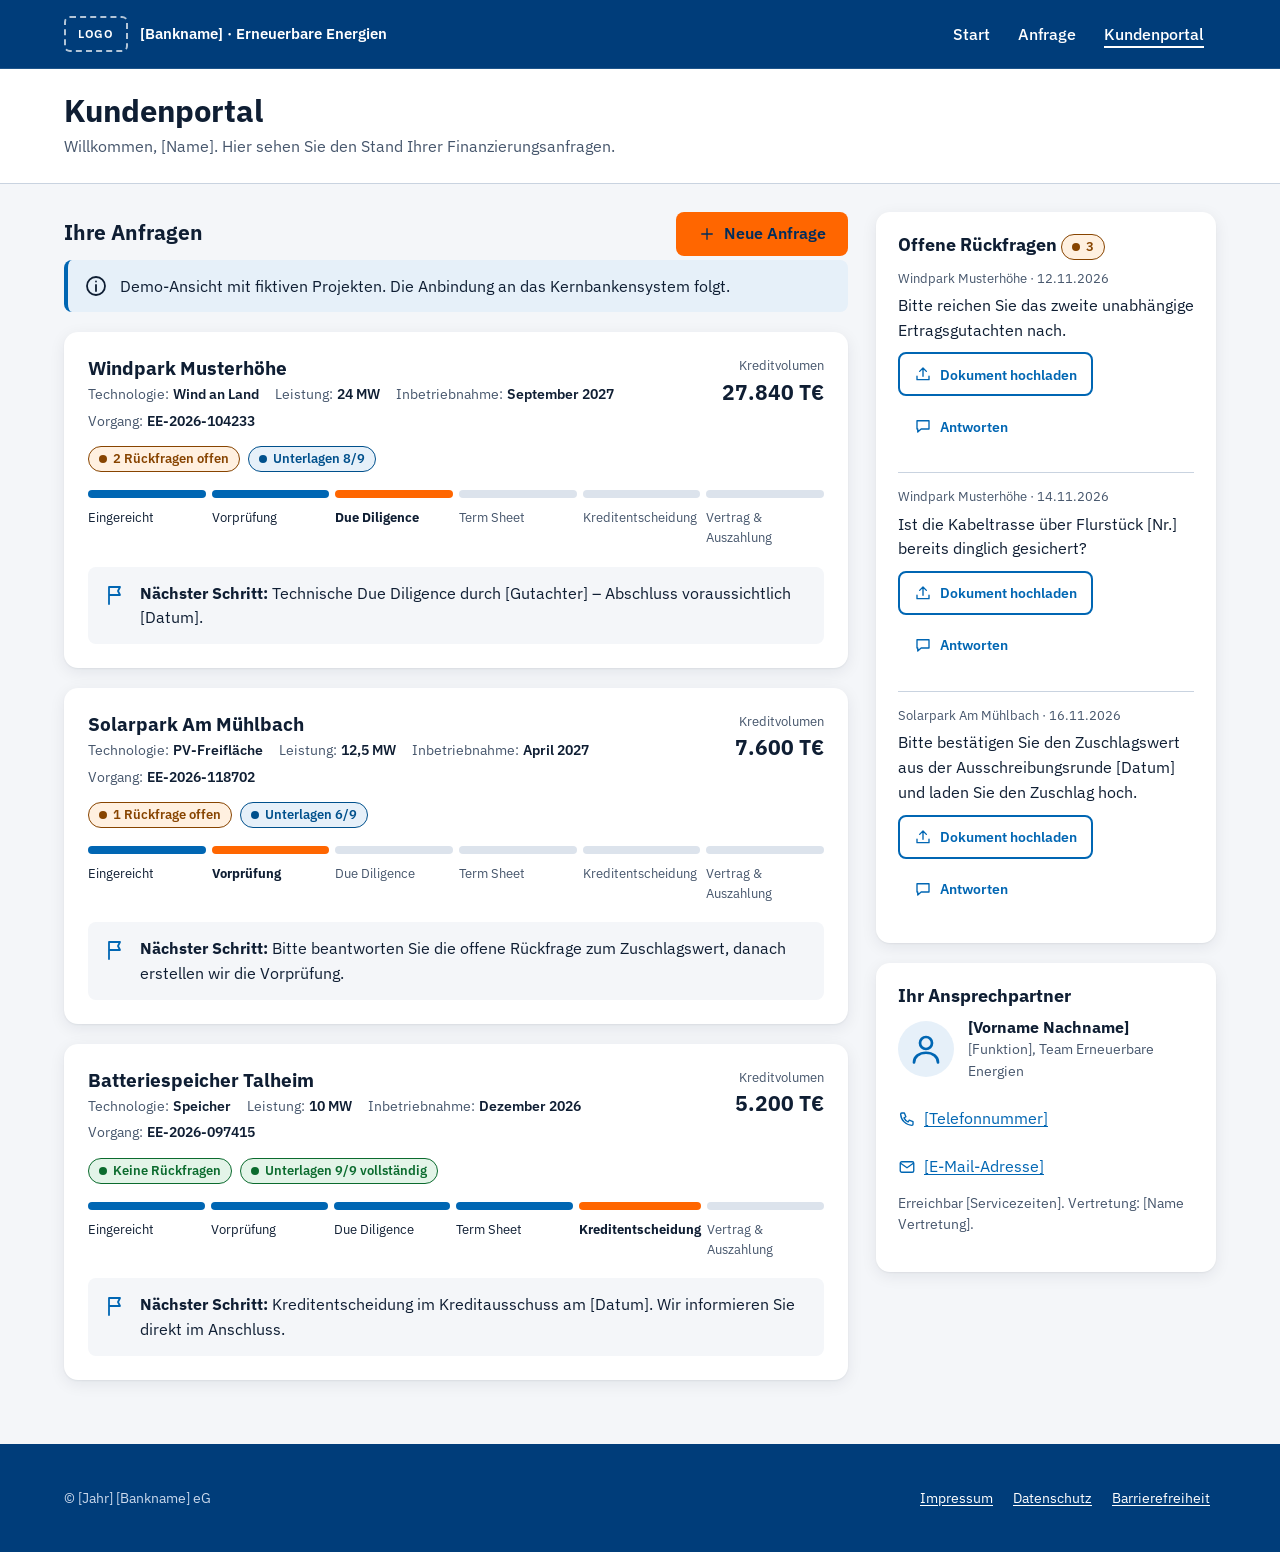
<file: portal.html>
<!doctype html>
<html lang="de">
<head>
  <meta charset="utf-8">
  <meta name="viewport" content="width=device-width, initial-scale=1">
  <title>Kundenportal – Projektfinanzierung Erneuerbare Energien – [Bankname]</title>
  <link rel="preconnect" href="https://fonts.googleapis.com">
  <link rel="preconnect" href="https://fonts.gstatic.com" crossorigin>
  <link rel="stylesheet" href="https://fonts.googleapis.com/css2?family=IBM+Plex+Sans:wght@400;500;600;700&display=swap">
  <link rel="stylesheet" href="assets/styles.css">
</head>
<body>
  <svg xmlns="http://www.w3.org/2000/svg" style="display:none" aria-hidden="true">
    <symbol id="i-pfeil" viewBox="0 0 24 24"><path d="M5 12h14M13 6l6 6-6 6"/></symbol>
    <symbol id="i-plus" viewBox="0 0 24 24"><path d="M12 5v14M5 12h14"/></symbol>
    <symbol id="i-upload" viewBox="0 0 24 24"><path d="M12 15V4M7.5 8.5L12 4l4.5 4.5M4 15v4.5h16V15"/></symbol>
    <symbol id="i-sprechblase" viewBox="0 0 24 24"><path d="M4 5h16v11H9.5L5 20v-4H4z"/></symbol>
    <symbol id="i-person" viewBox="0 0 24 24"><circle cx="12" cy="8" r="4"/><path d="M4 21c0-4 3.6-6.5 8-6.5s8 2.5 8 6.5"/></symbol>
    <symbol id="i-telefon" viewBox="0 0 24 24"><path d="M5 4h3.5l2 5-2.5 1.5a11 11 0 005.5 5.5L15 13.5l5 2V19a1.5 1.5 0 01-1.5 1.5A16 16 0 013.5 5.5 1.5 1.5 0 015 4z"/></symbol>
    <symbol id="i-mail" viewBox="0 0 24 24"><rect x="3" y="5" width="18" height="14" rx="2"/><path d="M3.5 7l8.5 6 8.5-6"/></symbol>
    <symbol id="i-flagge" viewBox="0 0 24 24"><path d="M5 21V4M5 4h11l-2 4 2 4H5"/></symbol>
    <symbol id="i-info" viewBox="0 0 24 24"><circle cx="12" cy="12" r="9"/><path d="M12 11v6M12 7.5v.01"/></symbol>
  </svg>

  <a class="skip-link" href="#inhalt">Zum Inhalt springen</a>

  <header class="kopf">
    <div class="container kopf__inner">
      <a class="logo" href="index.html">
        <span class="logo__platzhalter" aria-hidden="true">LOGO</span>
        <span class="logo__name">[Bankname] · Erneuerbare Energien</span>
      </a>
      <nav class="kopf__nav" aria-label="Hauptnavigation">
        <a href="index.html">Start</a>
        <a href="anfrage.html">Anfrage</a>
        <a href="portal.html" aria-current="page">Kundenportal</a>
      </nav>
    </div>
  </header>

  <div class="seitenkopf">
    <div class="container">
      <h1>Kundenportal</h1>
      <p>Willkommen, [Name]. Hier sehen Sie den Stand Ihrer Finanzierungsanfragen.</p>
    </div>
  </div>

  <main class="container portal" id="inhalt">
    <section aria-labelledby="liste-titel">
      <div class="portal__kopfzeile">
        <h2 id="liste-titel">Ihre Anfragen</h2>
        <a class="btn btn-cta" href="anfrage.html"><svg class="icon icon--klein" aria-hidden="true"><use href="#i-plus"/></svg>Neue Anfrage</a>
      </div>
      <div class="box" id="demo-hinweis" role="note">
        <svg class="icon" aria-hidden="true"><use href="#i-info"/></svg>
        <p>Demo-Ansicht mit fiktiven Projekten. Die Anbindung an das Kernbankensystem folgt.</p>
      </div>
      <div class="portal__liste" id="projekte" aria-busy="true">
        <p class="laden">Anfragen werden geladen …</p>
      </div>
    </section>

    <aside class="seitenleiste" aria-label="Rückfragen und Kontakt">
      <section class="karte" aria-labelledby="rueckfragen-titel">
        <h2 id="rueckfragen-titel">Offene Rückfragen <span id="rueckfragen-anzahl"></span></h2>
        <ul class="rueckfragen" id="rueckfragen"></ul>
      </section>

      <section class="karte" aria-labelledby="kontakt-titel">
        <h2 id="kontakt-titel">Ihr Ansprechpartner</h2>
        <div class="ansprechpartner">
          <span class="ansprechpartner__bild"><svg class="icon icon--gross" aria-hidden="true"><use href="#i-person"/></svg></span>
          <div>
            <p><strong>[Vorname Nachname]</strong></p>
            <p class="hinweis" style="margin:0">[Funktion], Team Erneuerbare Energien</p>
          </div>
        </div>
        <ul class="kontaktliste">
          <li><a href="tel:+490000000000"><svg class="icon icon--klein" aria-hidden="true"><use href="#i-telefon"/></svg>[Telefonnummer]</a></li>
          <li><a href="mailto:ee-team@example.invalid"><svg class="icon icon--klein" aria-hidden="true"><use href="#i-mail"/></svg>[E-Mail-Adresse]</a></li>
        </ul>
        <p class="hinweis">Erreichbar [Servicezeiten]. Vertretung: [Name Vertretung].</p>
      </section>
    </aside>
  </main>

  <!-- Vorlage für eine Anfrage-Karte -->
  <template id="projekt-vorlage">
    <article class="karte projekt">
      <div class="projekt__kopf">
        <div>
          <h3 data-feld="name"></h3>
          <dl class="projekt__meta">
            <div><dt>Technologie:</dt><dd data-feld="technologie"></dd></div>
            <div><dt>Leistung:</dt><dd data-feld="leistung"></dd></div>
            <div><dt>Inbetriebnahme:</dt><dd data-feld="inbetriebnahme"></dd></div>
            <div><dt>Vorgang:</dt><dd data-feld="vorgang"></dd></div>
          </dl>
        </div>
        <div class="projekt__volumen">
          <span>Kreditvolumen</span>
          <strong data-feld="volumen"></strong>
        </div>
      </div>
      <div class="projekt__badges" data-feld="badges"></div>
      <ol class="pipeline" data-feld="pipeline"></ol>
      <div class="naechster-schritt">
        <svg class="icon" aria-hidden="true"><use href="#i-flagge"/></svg>
        <p><strong>Nächster Schritt:</strong> <span data-feld="naechster"></span></p>
      </div>
    </article>
  </template>

  <!-- Vorlage für eine Rückfrage -->
  <template id="rueckfrage-vorlage">
    <li class="rueckfrage">
      <span class="rueckfrage__projekt" data-feld="projekt"></span>
      <p data-feld="frage"></p>
      <div class="rueckfrage__aktionen">
        <input type="file" class="sr-only" tabindex="-1" data-feld="datei">
        <button type="button" class="btn btn-sekundaer" data-aktion="hochladen"><svg class="icon icon--klein" aria-hidden="true"><use href="#i-upload"/></svg>Dokument hochladen</button>
        <button type="button" class="btn btn-text" data-aktion="antworten" aria-expanded="false"><svg class="icon icon--klein" aria-hidden="true"><use href="#i-sprechblase"/></svg>Antworten</button>
      </div>
      <form class="rueckfrage__antwort" data-feld="antwortform" hidden>
        <label class="feld__label" data-feld="antwortlabel">Ihre Antwort</label>
        <textarea class="eingabe" data-feld="antworttext" rows="3"></textarea>
        <div style="margin-top:8px"><button type="submit" class="btn btn-primaer">Antwort senden</button></div>
      </form>
      <p class="rueckfrage__status" data-feld="status" role="status"></p>
    </li>
  </template>

  <footer class="fuss">
    <div class="container fuss__inner">
      <p>© [Jahr] [Bankname] eG</p>
      <nav aria-label="Rechtliches">
        <a href="#">Impressum</a>
        <a href="#">Datenschutz</a>
        <a href="#">Barrierefreiheit</a>
      </nav>
    </div>
  </footer>

  <script src="assets/calc.js"></script>
  <script src="assets/portal.js"></script>
</body>
</html>
</file>
<file: assets/styles.css>
/* ==========================================================================
   Projektfinanzierung Erneuerbare Energien – Stylesheet
   Farben angelehnt an Volksbanken Raiffeisenbanken.
   WICHTIG: Farbwerte vor Livegang mit dem Corporate Design der Bank abgleichen.
   ========================================================================== */


:root {
  /* Markenfarben */
  --blau: #0066B3;
  --blau-dunkel: #003D7A;
  --orange: #FF6600;
  --auf-orange: #002D5C;          /* Schrift auf Orange (Kontrast 5,3:1) */

  /* Neutral */
  --text: #0F1E33;
  --text-gedaempft: #46566C;      /* 7,1:1 auf Weiß */
  --hintergrund: #F4F6F9;
  --flaeche: #FFFFFF;
  --linie: #C9D3E0;
  --linie-stark: #7A8BA3;
  --blau-hell: #E6F0F9;
  --hero-text-gedaempft: #C9D8EC;

  /* Status */
  --ok-text: #0B6B2E;    --ok-flaeche: #E3F4E8;
  --info-text: #00508C;  --info-flaeche: #E6F0F9;
  --warn-text: #874400;  --warn-flaeche: #FFF0E0;
  --fail-text: #A4161A;  --fail-flaeche: #FDE8E9;

  /* Maße */
  --radius: 8px;
  --radius-gross: 14px;
  --klickflaeche: 44px;
  --schatten: 0 1px 2px rgba(15, 30, 51, .06), 0 4px 16px rgba(15, 30, 51, .08);
  --inhalt: 1200px;
  --schrift: 'IBM Plex Sans', system-ui, -apple-system, 'Segoe UI', Roboto, Arial, sans-serif;
}

*, *::before, *::after { box-sizing: border-box; }

html { -webkit-text-size-adjust: 100%; scroll-behavior: smooth; }
@media (prefers-reduced-motion: reduce) {
  html { scroll-behavior: auto; }
  *, *::before, *::after { transition: none !important; animation: none !important; }
}

body {
  margin: 0;
  font-family: var(--schrift);
  font-size: 1rem;
  line-height: 1.55;
  color: var(--text);
  background: var(--hintergrund);
}

img, svg { max-width: 100%; }
h1, h2, h3, h4 { line-height: 1.2; margin: 0 0 .5em; }
p { margin: 0 0 1em; }
a { color: var(--blau); text-underline-offset: 2px; }
a:hover { color: var(--blau-dunkel); }

/* Fokus: Orange außen, Dunkelblau innen – sichtbar auf hellem und dunklem Grund */
:focus-visible {
  outline: 3px solid var(--orange);
  outline-offset: 2px;
  box-shadow: 0 0 0 2px var(--auf-orange);
  border-radius: 4px;
}

.sr-only {
  position: absolute !important;
  width: 1px; height: 1px;
  padding: 0; margin: -1px;
  overflow: hidden; clip: rect(0 0 0 0);
  white-space: nowrap; border: 0;
}

.skip-link {
  position: absolute; left: 16px; top: -100px; z-index: 100;
  background: var(--orange); color: var(--auf-orange);
  padding: 12px 16px; font-weight: 600; border-radius: var(--radius);
}
.skip-link:focus { top: 12px; }

.container { max-width: var(--inhalt); margin: 0 auto; padding: 0 16px; }
@media (min-width: 768px) { .container { padding: 0 24px; } }

.icon { width: 24px; height: 24px; flex: none; fill: none; stroke: currentColor; stroke-width: 1.8; stroke-linecap: round; stroke-linejoin: round; }
.icon--klein { width: 18px; height: 18px; }
.icon--gross { width: 36px; height: 36px; }

/* --------------------------------------------------------------------------
   Kopfzeile
   -------------------------------------------------------------------------- */
.kopf { background: var(--blau-dunkel); color: #fff; border-bottom: 1px solid rgba(255,255,255,.12); }
.kopf__inner { display: flex; align-items: center; justify-content: space-between; gap: 16px; min-height: 68px; flex-wrap: wrap; }
.logo {
  display: inline-flex; align-items: center; gap: 12px;
  color: #fff; text-decoration: none; font-weight: 600; min-height: var(--klickflaeche);
}
.logo__platzhalter {
  display: inline-grid; place-items: center;
  width: 64px; height: 36px; border: 2px dashed rgba(255,255,255,.7);
  border-radius: 6px; font-size: .75rem; letter-spacing: .08em;
}
.logo__name { font-size: .95rem; }
.logo:hover { color: #fff; }
.kopf__nav { display: flex; flex-wrap: wrap; gap: 4px; }
.kopf__nav a {
  display: inline-flex; align-items: center; min-height: var(--klickflaeche);
  padding: 0 12px; color: #fff; text-decoration: none; border-radius: var(--radius); font-weight: 500;
}
.kopf__nav a:hover { background: rgba(255,255,255,.1); color: #fff; }
.kopf__nav a[aria-current="page"] { text-decoration: underline; text-decoration-thickness: 2px; text-underline-offset: 6px; }

/* --------------------------------------------------------------------------
   Buttons
   -------------------------------------------------------------------------- */
.btn {
  display: inline-flex; align-items: center; justify-content: center; gap: 8px;
  min-height: var(--klickflaeche); padding: 10px 20px;
  font: inherit; font-weight: 600; line-height: 1.2; text-align: center; text-decoration: none;
  border-radius: var(--radius); border: 2px solid transparent; cursor: pointer;
  transition: background-color .15s, border-color .15s, color .15s;
}
.btn-primaer { background: var(--blau); color: #fff; }
.btn-primaer:hover { background: var(--blau-dunkel); color: #fff; }
.btn-sekundaer { background: #fff; color: var(--blau); border-color: var(--blau); }
.btn-sekundaer:hover { background: var(--blau-hell); color: var(--blau-dunkel); }
.btn-text { background: transparent; color: var(--blau); padding-left: 8px; padding-right: 8px; }
.btn-text:hover { background: var(--blau-hell); }
.btn-cta { background: var(--orange); color: var(--auf-orange); }
.btn-cta:hover { background: #E85C00; color: var(--auf-orange); }
.btn-gross { min-height: 52px; padding: 12px 24px; font-size: 1.05rem; }
.btn-block { width: 100%; }
.btn[disabled] { opacity: .55; cursor: not-allowed; }

/* --------------------------------------------------------------------------
   Formularelemente
   -------------------------------------------------------------------------- */
.feld { margin-bottom: 18px; }
.feld > label, .feld__label, fieldset.feld > legend {
  display: block; font-weight: 600; margin-bottom: 6px; padding: 0; font-size: .95rem;
}
fieldset { border: 0; padding: 0; margin: 0; min-width: 0; }
.pflicht { color: var(--fail-text); margin-left: 2px; }
.hinweis { display: block; color: var(--text-gedaempft); font-size: .875rem; margin-top: 4px; }
.fehler {
  display: flex; gap: 6px; align-items: flex-start;
  color: var(--fail-text); font-size: .9rem; font-weight: 500; margin: 6px 0 0;
}
.fehler[hidden] { display: none; }

.eingabe, select.eingabe, textarea.eingabe {
  display: block; width: 100%; min-height: var(--klickflaeche);
  padding: 10px 12px; font: inherit; color: var(--text);
  background: #fff; border: 1.5px solid var(--linie-stark); border-radius: var(--radius);
}
textarea.eingabe { min-height: 110px; resize: vertical; }
select.eingabe { appearance: none; padding-right: 40px; background-image: url("data:image/svg+xml,%3Csvg xmlns='http://www.w3.org/2000/svg' width='16' height='16' viewBox='0 0 24 24' fill='none' stroke='%230F1E33' stroke-width='2'%3E%3Cpath d='M6 9l6 6 6-6'/%3E%3C/svg%3E"); background-repeat: no-repeat; background-position: right 12px center; }
.eingabe:hover { border-color: var(--text-gedaempft); }
.eingabe[aria-invalid="true"] { border-color: var(--fail-text); border-width: 2px; background: #fff; }
.eingabe::placeholder { color: #6A7A90; }

.eingabe-gruppe { display: flex; align-items: stretch; }
.eingabe-gruppe .eingabe { border-top-right-radius: 0; border-bottom-right-radius: 0; }
.eingabe-gruppe__einheit {
  display: inline-flex; align-items: center; padding: 0 12px; white-space: nowrap;
  background: var(--hintergrund); border: 1.5px solid var(--linie-stark); border-left: 0;
  border-radius: 0 var(--radius) var(--radius) 0; color: var(--text-gedaempft); font-size: .9rem;
}

.feld-reihe { display: grid; grid-template-columns: 1fr 1fr; gap: 0 16px; }
.feld-reihe--3 { grid-template-columns: repeat(3, 1fr); }
@media (max-width: 640px) {
  .feld-reihe, .feld-reihe--3 { grid-template-columns: 1fr; }
}

/* Auswahlchips: versteckte Radio-Buttons mit sichtbarem Label */
.chips { display: flex; flex-wrap: wrap; gap: 8px; }
.chip { position: relative; display: inline-flex; }
.chip input { position: absolute; opacity: 0; width: 1px; height: 1px; margin: 0; }
.chip span {
  display: inline-flex; align-items: center; gap: 6px;
  min-height: var(--klickflaeche); padding: 8px 14px;
  background: #fff; color: var(--text); border: 1.5px solid var(--linie-stark);
  border-radius: 999px; cursor: pointer; font-weight: 500; font-size: .95rem; user-select: none;
}
.chip span:hover { border-color: var(--blau); background: var(--blau-hell); }
.chip input:checked + span { background: var(--blau); border-color: var(--blau); color: #fff; }
.chip input:checked + span::before {
  content: ""; width: 14px; height: 8px; margin-right: 2px;
  border-left: 2.5px solid currentColor; border-bottom: 2.5px solid currentColor;
  transform: translateY(-2px) rotate(-45deg);
}
.chip input:focus-visible + span { outline: 3px solid var(--orange); outline-offset: 2px; box-shadow: 0 0 0 2px var(--auf-orange); }
.chip input[aria-invalid="true"] + span { border-color: var(--fail-text); }

.checkbox { display: flex; gap: 12px; align-items: flex-start; cursor: pointer; }
.checkbox input { width: 24px; height: 24px; margin: 10px 0 0; flex: none; accent-color: var(--blau); }
.checkbox__text { padding: 8px 0; }

/* Fortschrittsbalken */
.fortschritt { margin: 0 0 16px; }
.fortschritt__kopf { display: flex; justify-content: space-between; gap: 8px; font-size: .9rem; margin-bottom: 6px; }
.fortschritt__balken { height: 10px; background: #DCE3EC; border-radius: 999px; overflow: hidden; }
.fortschritt__wert { height: 100%; width: 0; background: var(--blau); border-radius: 999px; transition: width .3s; }

/* Badges */
.badge {
  display: inline-flex; align-items: center; gap: 6px;
  padding: 3px 10px; border-radius: 999px; font-size: .8125rem; font-weight: 600; line-height: 1.4;
  border: 1px solid currentColor; white-space: nowrap;
}
.badge--ok { color: var(--ok-text); background: var(--ok-flaeche); }
.badge--info { color: var(--info-text); background: var(--info-flaeche); }
.badge--warn { color: var(--warn-text); background: var(--warn-flaeche); }
.badge--fail { color: var(--fail-text); background: var(--fail-flaeche); }
.badge--neutral { color: var(--text-gedaempft); background: #fff; }
.badge::before { content: ""; width: 8px; height: 8px; border-radius: 50%; background: currentColor; }

/* Hinweisboxen */
.box {
  display: flex; gap: 12px; align-items: flex-start;
  padding: 14px 16px; border-radius: var(--radius); border-left: 4px solid var(--blau);
  background: var(--blau-hell); margin-bottom: 20px;
}
.box p:last-child { margin-bottom: 0; }
.box--warn { border-left-color: var(--orange); background: var(--warn-flaeche); }
.box--ok { border-left-color: var(--ok-text); background: var(--ok-flaeche); }
.box[hidden] { display: none; }

/* --------------------------------------------------------------------------
   Landingpage: Hero
   -------------------------------------------------------------------------- */
.hero { background: var(--blau-dunkel); color: #fff; padding: 48px 0 64px; }
.hero__grid { display: grid; grid-template-columns: minmax(0, 1fr) minmax(0, 520px); gap: 48px; align-items: start; }
.hero h1 { font-size: clamp(1.9rem, 3.4vw, 2.75rem); font-weight: 700; margin-bottom: 20px; letter-spacing: -.01em; }
.hero__lead { font-size: 1.125rem; color: var(--hero-text-gedaempft); max-width: 36em; }
.nutzen { list-style: none; padding: 0; margin: 28px 0 0; display: grid; gap: 18px; }
.nutzen li { display: flex; gap: 14px; align-items: flex-start; }
.nutzen__icon {
  display: grid; place-items: center; width: 44px; height: 44px; flex: none;
  border-radius: 50%; background: rgba(255,255,255,.1); color: #fff;
}
.nutzen strong { display: block; font-size: 1.05rem; }
.nutzen span { color: var(--hero-text-gedaempft); }
@media (max-width: 960px) {
  .hero { padding: 32px 0 40px; }
  .hero__grid { grid-template-columns: 1fr; gap: 32px; }
}

/* Schnell-Check-Karte */
.karte {
  background: var(--flaeche); color: var(--text);
  border-radius: var(--radius-gross); box-shadow: var(--schatten);
}
.check { padding: 24px; }
.check__kopf { display: flex; justify-content: space-between; align-items: baseline; gap: 12px; margin-bottom: 8px; }
.check__kopf h2 { font-size: 1.35rem; margin: 0; }
.check__kopf p { margin: 0; font-size: .875rem; color: var(--text-gedaempft); }
@media (max-width: 480px) { .check { padding: 18px 16px; } }

.tabs { display: flex; gap: 4px; border-bottom: 2px solid var(--linie); margin: 12px 0 20px; }
.tab {
  flex: 1 1 0; min-height: var(--klickflaeche); padding: 8px 6px;
  font: inherit; font-weight: 600; font-size: .95rem; color: var(--text-gedaempft);
  background: transparent; border: 0; border-bottom: 3px solid transparent; margin-bottom: -2px;
  cursor: pointer; display: inline-flex; align-items: center; justify-content: center; gap: 6px;
}
.tab:hover { color: var(--blau); }
.tab[aria-selected="true"] { color: var(--blau); border-bottom-color: var(--blau); }
.tab__nr {
  display: inline-grid; place-items: center; width: 22px; height: 22px; border-radius: 50%;
  font-size: .75rem; border: 1.5px solid currentColor;
}
.tab[aria-selected="true"] .tab__nr { background: var(--blau); color: #fff; border-color: var(--blau); }
.tab-panel:focus-visible { border-radius: var(--radius); }
.tab-panel__aktionen { display: flex; justify-content: flex-end; margin-top: 4px; }

.ergebnis { margin-top: 8px; padding: 18px; border-radius: var(--radius); background: var(--hintergrund); border: 1px solid var(--linie); }
.ergebnis__leer { margin: 0; display: flex; gap: 10px; align-items: flex-start; }
.kennzahlen { display: grid; grid-template-columns: repeat(3, 1fr); gap: 12px; margin: 0 0 14px; }
.kennzahl { margin: 0; }
.kennzahl dt { font-size: .8125rem; color: var(--text-gedaempft); }
.kennzahl dd { margin: 2px 0 0; font-size: 1.25rem; font-weight: 700; font-variant-numeric: tabular-nums; }
@media (max-width: 420px) { .kennzahlen { grid-template-columns: 1fr 1fr; } }
.urteil { display: grid; gap: 6px; }
.urteil p { margin: 0; font-size: .95rem; }

.ergebnis__hinweis { display: flex; gap: 8px; align-items: flex-start; margin: 12px 0 0; padding-top: 12px; border-top: 1px solid var(--linie); font-size: .9rem; color: var(--warn-text); }
.ergebnis__hinweis .icon { margin-top: 2px; }
.check__aktionen { display: grid; gap: 10px; margin-top: 18px; }
.kleingedruckt { font-size: .8125rem; color: var(--text-gedaempft); margin: 14px 0 0; }

/* --------------------------------------------------------------------------
   Landingpage: Abschnitte
   -------------------------------------------------------------------------- */
.abschnitt { padding: 64px 0; }
.abschnitt--weiss { background: var(--flaeche); }
.abschnitt__kopf { max-width: 720px; margin-bottom: 32px; }
.abschnitt__kopf h2 { font-size: clamp(1.5rem, 2.4vw, 2rem); }
.abschnitt__kopf p { color: var(--text-gedaempft); font-size: 1.05rem; }
@media (max-width: 640px) { .abschnitt { padding: 44px 0; } }

.kacheln { display: grid; grid-template-columns: repeat(4, 1fr); gap: 20px; }
@media (max-width: 1024px) { .kacheln { grid-template-columns: repeat(2, 1fr); } }
@media (max-width: 560px) { .kacheln { grid-template-columns: 1fr; } }
.kachel { padding: 24px; display: flex; flex-direction: column; gap: 10px; border: 1px solid var(--linie); box-shadow: none; }
.kachel__icon { display: grid; place-items: center; width: 56px; height: 56px; border-radius: 12px; background: var(--blau-hell); color: var(--blau); }
.kachel h3 { font-size: 1.15rem; margin: 6px 0 0; }
.kachel p { color: var(--text-gedaempft); margin: 0; }
.kachel__konditionen { margin-top: auto; padding-top: 12px; border-top: 1px solid var(--linie); font-size: .9rem; }
.kachel__konditionen dl { margin: 0; display: grid; grid-template-columns: auto 1fr; gap: 4px 12px; }
.kachel__konditionen dt { color: var(--text-gedaempft); }
.kachel__konditionen dd { margin: 0; font-weight: 600; }

.ablauf { list-style: none; padding: 0; margin: 0; display: grid; grid-template-columns: repeat(4, 1fr); gap: 20px; counter-reset: schritt; }
@media (max-width: 960px) { .ablauf { grid-template-columns: repeat(2, 1fr); } }
@media (max-width: 560px) { .ablauf { grid-template-columns: 1fr; } }
.ablauf li { background: var(--flaeche); border-radius: var(--radius-gross); padding: 24px; border: 1px solid var(--linie); }
.ablauf__nr {
  display: grid; place-items: center; width: 44px; height: 44px; border-radius: 50%;
  background: var(--blau); color: #fff; font-weight: 700; font-size: 1.1rem; margin-bottom: 14px;
}
.ablauf h3 { font-size: 1.1rem; }
.ablauf p { margin: 0; color: var(--text-gedaempft); }

.checkliste { list-style: none; padding: 0; margin: 0; display: grid; grid-template-columns: 1fr 1fr; gap: 14px 32px; }
@media (max-width: 720px) { .checkliste { grid-template-columns: 1fr; } }
.checkliste li { display: flex; gap: 12px; align-items: flex-start; padding: 14px 0; border-bottom: 1px solid var(--linie); }
.checkliste .icon { color: var(--blau); margin-top: 2px; }
.checkliste strong { display: block; }
.checkliste span { color: var(--text-gedaempft); font-size: .95rem; }

.faq { max-width: 820px; display: grid; gap: 10px; }
.faq details { background: var(--flaeche); border: 1px solid var(--linie); border-radius: var(--radius); }
.faq summary {
  list-style: none; cursor: pointer; display: flex; justify-content: space-between; align-items: center; gap: 16px;
  min-height: 56px; padding: 12px 18px; font-weight: 600;
}
.faq summary::-webkit-details-marker { display: none; }
.faq summary .icon { transition: transform .2s; color: var(--blau); }
.faq details[open] summary .icon { transform: rotate(180deg); }
.faq details > div { padding: 0 18px 16px; color: var(--text); }
.faq details > div p:last-child { margin: 0; }

.kontaktband { background: var(--blau); color: #fff; padding: 48px 0; }
.kontaktband__inner { display: flex; justify-content: space-between; align-items: center; gap: 24px; flex-wrap: wrap; }
.kontaktband h2 { font-size: 1.6rem; margin-bottom: 6px; }
.kontaktband p { margin: 0; color: #E6F0F9; }
.kontaktband__aktionen { display: flex; gap: 12px; flex-wrap: wrap; }
.kontaktband .btn-sekundaer { background: transparent; color: #fff; border-color: #fff; }
.kontaktband .btn-sekundaer:hover { background: rgba(255,255,255,.12); color: #fff; }

/* Fußzeile */
.fuss { background: var(--blau-dunkel); color: var(--hero-text-gedaempft); padding: 32px 0; font-size: .9rem; }
.fuss__inner { display: flex; justify-content: space-between; gap: 16px; flex-wrap: wrap; align-items: center; }
.fuss a { color: #fff; display: inline-flex; align-items: center; min-height: var(--klickflaeche); padding: 0 6px; }
.fuss a:hover { color: #fff; }
.fuss nav { display: flex; flex-wrap: wrap; gap: 8px; }
.fuss p { margin: 0; }

/* --------------------------------------------------------------------------
   Anfrage: dreispaltiges Layout
   -------------------------------------------------------------------------- */
.seitenkopf { background: var(--flaeche); border-bottom: 1px solid var(--linie); padding: 24px 0; }
.seitenkopf h1 { font-size: clamp(1.5rem, 2.4vw, 2rem); margin: 0 0 4px; }
.seitenkopf p { margin: 0; color: var(--text-gedaempft); }

.antrag {
  display: grid; grid-template-columns: 230px minmax(0, 1fr) 340px; gap: 28px;
  align-items: start; padding-top: 28px; padding-bottom: 64px;
}
.antrag.ist-fertig { grid-template-columns: minmax(0, 1fr) 340px; }
@media (max-width: 1180px) {
  .antrag { grid-template-columns: 210px minmax(0, 1fr); }
  .antrag.ist-fertig { grid-template-columns: 1fr; }
  .antrag > .indikation { grid-column: 1 / -1; }
}
@media (max-width: 820px) {
  .antrag { grid-template-columns: 1fr; gap: 20px; padding-top: 16px; padding-bottom: 96px; }
}

.schrittnav { position: sticky; top: 16px; }
.schrittnav h2 { font-size: .8125rem; text-transform: uppercase; letter-spacing: .06em; color: var(--text-gedaempft); margin-bottom: 10px; }
.schrittnav ol { list-style: none; padding: 0; margin: 0; display: grid; gap: 4px; }
.schrittnav button {
  width: 100%; min-height: var(--klickflaeche); display: flex; align-items: center; gap: 10px;
  padding: 8px 10px; font: inherit; text-align: left; color: var(--text);
  background: transparent; border: 0; border-radius: var(--radius); cursor: pointer;
}
.schrittnav button:hover { background: var(--blau-hell); }
.schrittnav__nr {
  display: grid; place-items: center; width: 28px; height: 28px; flex: none; border-radius: 50%;
  border: 2px solid var(--linie-stark); font-size: .8125rem; font-weight: 700; color: var(--text-gedaempft); background: #fff;
}
.schrittnav button[aria-current="step"] { background: var(--flaeche); font-weight: 700; box-shadow: inset 3px 0 0 var(--orange); }
.schrittnav button[aria-current="step"] .schrittnav__nr { border-color: var(--orange); background: var(--orange); color: var(--auf-orange); }
.schrittnav button.ist-erledigt .schrittnav__nr { border-color: var(--blau); background: var(--blau); color: #fff; }
.schrittnav button.hat-fehler .schrittnav__nr { border-color: var(--fail-text); color: var(--fail-text); background: var(--fail-flaeche); }
@media (max-width: 820px) {
  .schrittnav { position: static; }
  .schrittnav ol { grid-template-columns: repeat(3, 1fr); }
  .schrittnav__text { font-size: .85rem; }
}
@media (max-width: 480px) {
  .schrittnav ol { grid-template-columns: repeat(2, 1fr); }
}

.formular { padding: 28px; min-width: 0; }
@media (max-width: 480px) { .formular { padding: 20px 16px; } }
.schritt__kopf { margin-bottom: 20px; }
.schritt__kopf h2 { font-size: 1.4rem; margin-bottom: 4px; }
.schritt__kopf h2:focus { outline: none; }
.schritt__kopf h2:focus-visible { outline: 3px solid var(--orange); }
.schritt__kopf p { color: var(--text-gedaempft); margin: 0; }
.schritt__zaehler { font-size: .8125rem; color: var(--text-gedaempft); font-weight: 600; letter-spacing: .04em; text-transform: uppercase; }

.abgeleitet {
  display: grid; grid-template-columns: repeat(3, 1fr); gap: 12px; margin: 4px 0 20px;
  padding: 14px 16px; background: var(--hintergrund); border-radius: var(--radius); border: 1px solid var(--linie);
}
.abgeleitet div { margin: 0; }
.abgeleitet dt { font-size: .8125rem; color: var(--text-gedaempft); }
.abgeleitet dd { margin: 2px 0 0; font-weight: 700; font-variant-numeric: tabular-nums; }
@media (max-width: 560px) { .abgeleitet { grid-template-columns: 1fr 1fr; } }

.formular__aktionen {
  display: flex; flex-wrap: wrap; gap: 10px; justify-content: space-between; align-items: center;
  margin-top: 28px; padding-top: 20px; border-top: 1px solid var(--linie);
}
.formular__aktionen-rechts { display: flex; flex-wrap: wrap; gap: 10px; margin-left: auto; }
.status-meldung { font-size: .9rem; color: var(--ok-text); min-height: 1.5em; margin: 10px 0 0; }

/* Uploads */
.uploads { list-style: none; margin: 0; padding: 0; display: grid; gap: 10px; }
.upload {
  display: grid; grid-template-columns: minmax(0, 1fr) auto; gap: 10px 16px; align-items: center;
  padding: 14px 16px; border: 1.5px solid var(--linie); border-radius: var(--radius); background: #fff;
}
.upload.ist-hochgeladen { border-color: var(--ok-text); background: #F6FBF7; }
.upload.hat-fehler { border-color: var(--fail-text); }
.upload__titel { font-weight: 600; display: block; }
.upload__hinweis { font-size: .875rem; color: var(--text-gedaempft); display: block; }
.upload__status { grid-column: 1 / -1; display: flex; align-items: center; gap: 10px; flex-wrap: wrap; font-size: .9rem; }
.upload__datei { font-weight: 500; word-break: break-all; }
.upload__aktion { display: flex; gap: 8px; align-items: center; }
.upload input[type="file"] { position: absolute; opacity: 0; width: 1px; height: 1px; }
.upload input[type="file"]:focus-visible + label { outline: 3px solid var(--orange); outline-offset: 2px; box-shadow: 0 0 0 2px var(--auf-orange); }
@media (max-width: 560px) {
  .upload { grid-template-columns: 1fr; }
}

/* Zusammenfassung */
.zusammenfassung { margin: 0 0 24px; }
.zusammenfassung h3 { font-size: 1.05rem; margin: 20px 0 8px; padding-bottom: 6px; border-bottom: 1px solid var(--linie); display: flex; justify-content: space-between; align-items: center; gap: 8px; }
.zusammenfassung dl { margin: 0; display: grid; grid-template-columns: minmax(140px, 40%) 1fr; gap: 6px 16px; }
.zusammenfassung dt { color: var(--text-gedaempft); }
.zusammenfassung dd { margin: 0; font-weight: 500; overflow-wrap: anywhere; }
@media (max-width: 480px) { .zusammenfassung dl { grid-template-columns: 1fr; gap: 0; } .zusammenfassung dd { margin-bottom: 8px; } }

/* Live-Indikation */
.indikation { position: sticky; top: 16px; padding: 22px; }
.indikation h2 { font-size: 1.15rem; margin-bottom: 4px; }
.indikation__sub { font-size: .85rem; color: var(--text-gedaempft); margin-bottom: 16px; }
.dscr-grid { display: grid; grid-template-columns: 1fr 1fr; gap: 10px; margin-bottom: 16px; }
.dscr { padding: 12px; border-radius: var(--radius); background: var(--hintergrund); border: 1px solid var(--linie); }
.dscr__label { font-size: .8125rem; color: var(--text-gedaempft); display: block; }
.dscr__wert { font-size: 1.5rem; font-weight: 700; display: block; font-variant-numeric: tabular-nums; margin: 2px 0 6px; }
.dscr__min { font-size: .75rem; color: var(--text-gedaempft); display: block; margin-top: 6px; }
.werte { margin: 0 0 16px; display: grid; grid-template-columns: 1fr auto; gap: 6px 12px; font-size: .925rem; }
.werte dt { color: var(--text-gedaempft); }
.werte dd { margin: 0; font-weight: 600; text-align: right; font-variant-numeric: tabular-nums; }
.indikation__block { padding-top: 14px; margin-top: 14px; border-top: 1px solid var(--linie); }
.indikation__block h3 { font-size: .95rem; margin-bottom: 8px; display: flex; justify-content: space-between; align-items: center; gap: 8px; }
.offene-punkte { margin: 8px 0 0; padding-left: 20px; font-size: .9rem; }
.standort { display: grid; gap: 12px; }
.standort__kopf { display: flex; justify-content: space-between; align-items: center; gap: 8px; font-size: .9rem; font-weight: 600; }
.standort .offene-punkte { margin-top: 4px; color: var(--text-gedaempft); }
.schritt__unterkopf { font-size: 1.1rem; margin: 28px 0 14px; padding-top: 20px; border-top: 1px solid var(--linie); }
.offene-punkte li { margin-bottom: 2px; }
@media (max-width: 1180px) { .indikation { position: static; } }

/* Mobile Kurzanzeige der Indikation */
.indikation-mini { display: none; }
@media (max-width: 820px) {
  .indikation-mini {
    display: flex; position: fixed; left: 0; right: 0; bottom: 0; z-index: 20;
    align-items: center; justify-content: space-between; gap: 12px;
    padding: 10px 16px; min-height: 60px; background: var(--blau-dunkel); color: #fff; text-decoration: none;
    box-shadow: 0 -2px 12px rgba(0,0,0,.15);
  }
  .indikation-mini:hover { color: #fff; }
  .indikation-mini strong { font-variant-numeric: tabular-nums; }
}

/* Erfolgsseite */
.erfolg { text-align: left; }
.erfolg__icon { display: grid; place-items: center; width: 64px; height: 64px; border-radius: 50%; background: var(--ok-flaeche); color: var(--ok-text); margin-bottom: 16px; }
.erfolg__nr { display: inline-block; font-size: 1.4rem; font-weight: 700; padding: 8px 16px; border: 2px dashed var(--blau); border-radius: var(--radius); margin: 4px 0 20px; letter-spacing: .03em; }
.naechste { list-style: none; padding: 0; margin: 0 0 24px; display: grid; gap: 12px; counter-reset: n; }
.naechste li { display: flex; gap: 14px; align-items: flex-start; counter-increment: n; }
.naechste li::before {
  content: counter(n); display: grid; place-items: center; width: 32px; height: 32px; flex: none;
  border-radius: 50%; background: var(--blau); color: #fff; font-weight: 700;
}
.naechste strong { display: block; }

/* --------------------------------------------------------------------------
   Portal
   -------------------------------------------------------------------------- */
.portal { display: grid; grid-template-columns: minmax(0, 1fr) 340px; gap: 28px; align-items: start; padding-top: 28px; padding-bottom: 64px; }
@media (max-width: 1024px) { .portal { grid-template-columns: 1fr; } }
.portal__liste { display: grid; gap: 20px; }
.portal__kopfzeile { display: flex; justify-content: space-between; align-items: center; gap: 12px; flex-wrap: wrap; margin-bottom: 4px; }
.portal__kopfzeile h2 { margin: 0; font-size: 1.3rem; }

.projekt { padding: 24px; }
@media (max-width: 480px) { .projekt { padding: 18px 16px; } }
.projekt__kopf { display: flex; justify-content: space-between; gap: 12px; flex-wrap: wrap; align-items: flex-start; margin-bottom: 14px; }
.projekt__kopf > div:first-child { flex: 1 1 340px; min-width: 0; }
.projekt__kopf h3 { font-size: 1.2rem; margin: 0 0 4px; }
.projekt__meta { margin: 0; display: flex; flex-wrap: wrap; gap: 4px 16px; color: var(--text-gedaempft); font-size: .9rem; }
.projekt__meta div { display: flex; gap: 4px; }
.projekt__meta dd { margin: 0; color: var(--text); font-weight: 600; }
.projekt__badges { display: flex; gap: 8px; flex-wrap: wrap; }
.projekt__volumen { text-align: right; }
.projekt__volumen span { display: block; font-size: .8125rem; color: var(--text-gedaempft); }
.projekt__volumen strong { font-size: 1.3rem; font-variant-numeric: tabular-nums; }
@media (max-width: 560px) { .projekt__volumen { text-align: left; } }

.pipeline { list-style: none; padding: 0; margin: 18px 0; display: grid; grid-template-columns: repeat(6, 1fr); gap: 6px; }
.pipeline li { position: relative; font-size: .8125rem; color: var(--text-gedaempft); padding-top: 18px; }
.pipeline li::before { content: ""; position: absolute; top: 0; left: 0; right: 0; height: 8px; border-radius: 999px; background: #DCE3EC; }
.pipeline li.ist-erledigt { color: var(--text); }
.pipeline li.ist-erledigt::before { background: var(--blau); }
.pipeline li.ist-aktuell { color: var(--text); font-weight: 700; }
.pipeline li.ist-aktuell::before { background: var(--orange); }
@media (max-width: 720px) {
  .pipeline { grid-template-columns: 1fr; gap: 0; }
  .pipeline li { padding: 6px 0 6px 28px; min-height: 32px; }
  .pipeline li::before { top: 10px; bottom: auto; right: auto; width: 14px; height: 14px; }
  .pipeline li:not(:last-child)::after { content: ""; position: absolute; left: 6px; top: 26px; bottom: -6px; width: 2px; background: #DCE3EC; }
  .pipeline li.ist-erledigt:not(:last-child)::after { background: var(--blau); }
}
.naechster-schritt { display: flex; gap: 12px; align-items: flex-start; padding: 14px 16px; border-radius: var(--radius); background: var(--hintergrund); }
.naechster-schritt p { margin: 0; }
.naechster-schritt .icon { color: var(--blau); margin-top: 2px; }

.seitenleiste { display: grid; gap: 20px; position: sticky; top: 16px; }
@media (max-width: 1024px) { .seitenleiste { position: static; } }
.seitenleiste .karte { padding: 22px; }
.seitenleiste h2 { font-size: 1.1rem; }
.rueckfragen { list-style: none; margin: 0; padding: 0; display: grid; gap: 14px; }
.rueckfrage { padding-bottom: 14px; border-bottom: 1px solid var(--linie); }
.rueckfrage:last-child { border-bottom: 0; padding-bottom: 0; }
.rueckfrage__projekt { font-size: .8125rem; color: var(--text-gedaempft); display: block; }
.rueckfrage p { margin: 4px 0 10px; }
.rueckfrage__aktionen { display: flex; gap: 8px; flex-wrap: wrap; }
.rueckfrage__aktionen .btn { min-height: var(--klickflaeche); padding: 8px 14px; font-size: .9rem; }
.rueckfrage__antwort { margin-top: 10px; }
.rueckfrage__status { font-size: .875rem; color: var(--ok-text); margin: 8px 0 0; }
.ansprechpartner { display: flex; gap: 14px; align-items: center; margin-bottom: 14px; }
.ansprechpartner__bild { display: grid; place-items: center; width: 56px; height: 56px; border-radius: 50%; background: var(--blau-hell); color: var(--blau); flex: none; }
.ansprechpartner p { margin: 0; }
.kontaktliste { list-style: none; padding: 0; margin: 0; display: grid; gap: 4px; }
.kontaktliste a { display: inline-flex; align-items: center; gap: 8px; min-height: var(--klickflaeche); }
.laden { color: var(--text-gedaempft); }
</file>
